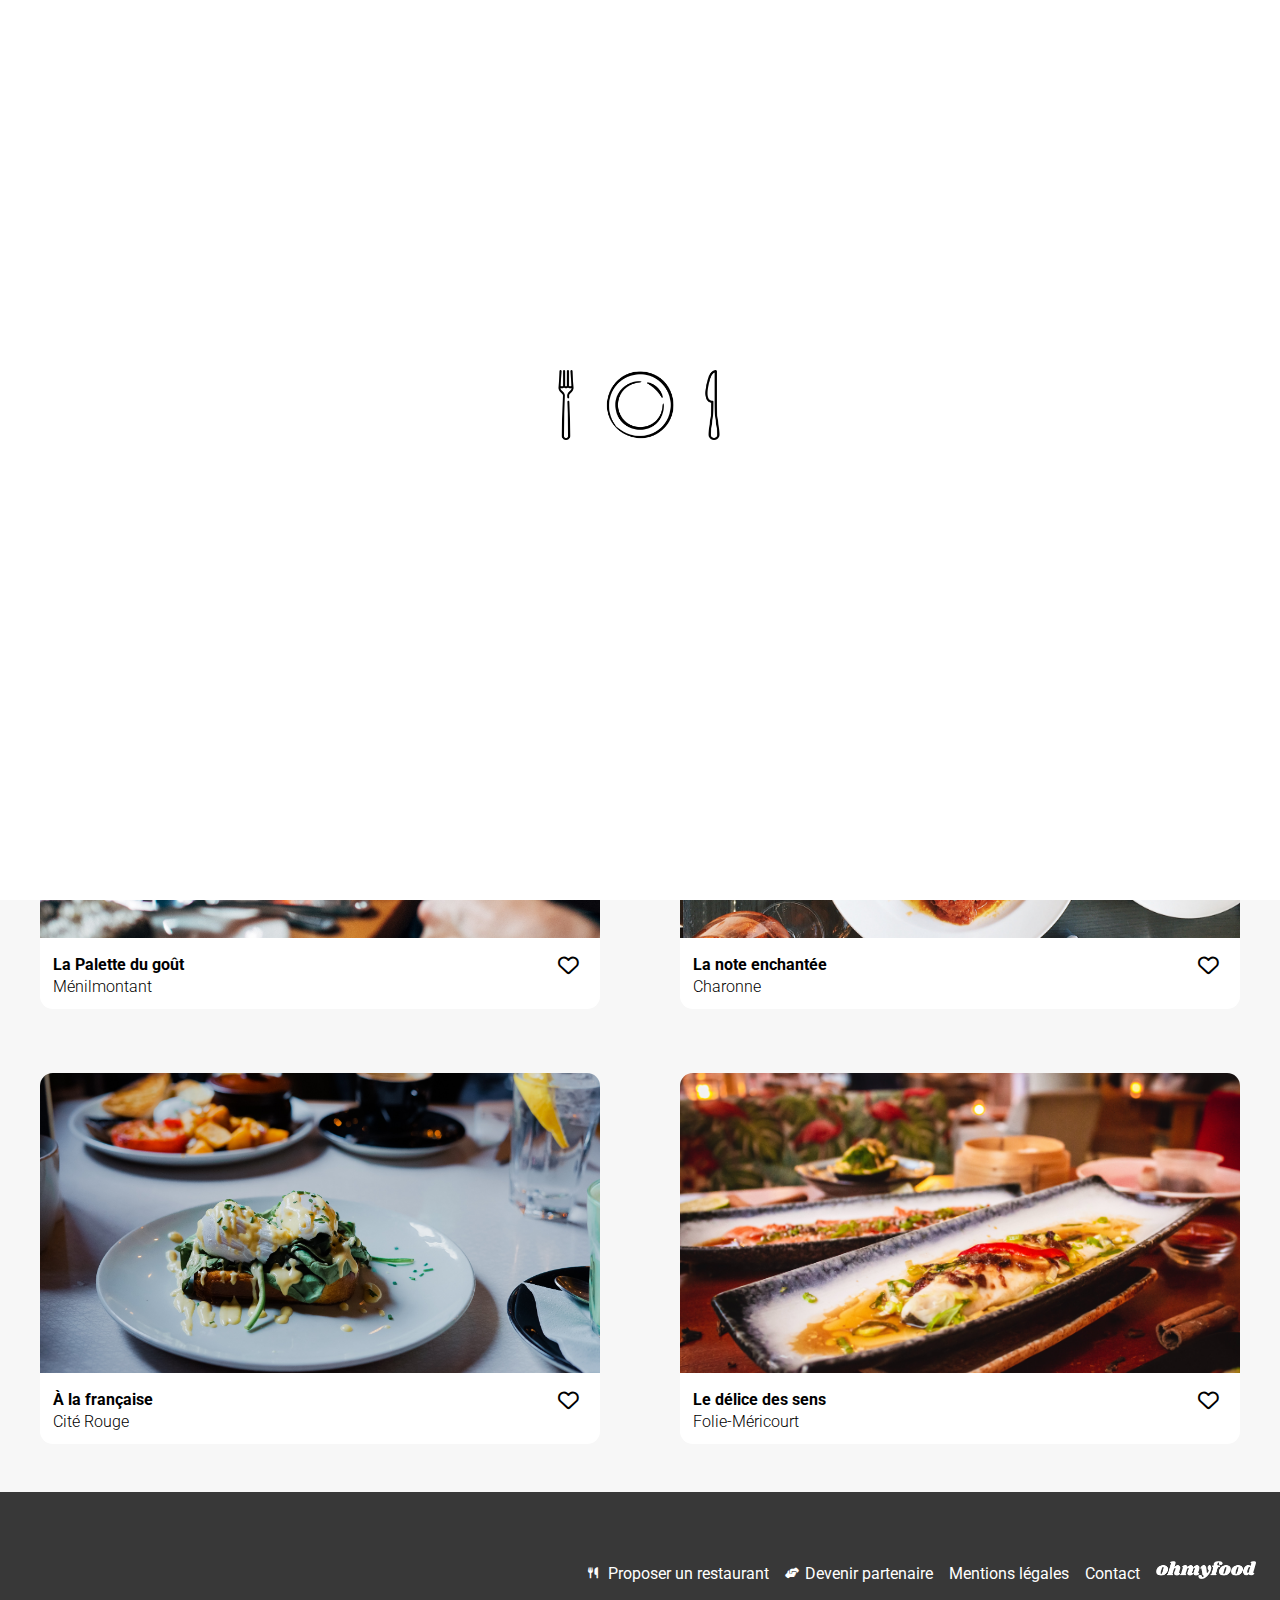
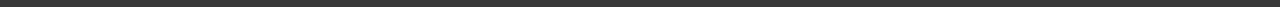
<file: index.html>
<!DOCTYPE html>
<html lang="en">
<head>
    <meta charset="UTF-8">
    <meta name="viewport" content="width=device-width, initial-scale=1.0">
    <link rel="stylesheet" href="assets/css/style.css">
    <link rel="preconnect" href="https://fonts.googleapis.com">
    <link rel="preconnect" href="https://fonts.gstatic.com" crossorigin>
    <link href="https://fonts.googleapis.com/css2?family=Roboto:ital,wght@0,100..900;1,100..900&family=Shrikhand&display=swap" rel="stylesheet">
    <link rel="stylesheet" href="https://cdnjs.cloudflare.com/ajax/libs/font-awesome/6.5.0/css/all.min.css">
    <title>Ohmyfood</title>
</head>
<body>
    <div class="loader">
        <div class="loader__wrapper-1">
                <div>O</div>
                <div>h</div>
                <div>m</div>
                <div>y</div>
                <div>f</div>
                <div>o</div>
                <div>o</div>
                <div>d</div>
        </div>
        <!-- <div class="loader__wrapper-2">     
            <img class="icon1" src="Images_et_textes_Ohmyfood/icon1.png" alt="">
            <img class="icon2" src="Images_et_textes_Ohmyfood/icon2.png" alt="">
            <img class="icon3" src="Images_et_textes_Ohmyfood/icon3.png" alt="">
            <img class="icon4" src="Images_et_textes_Ohmyfood/icon2.png" alt="">
            <img class="icon5" src="Images_et_textes_Ohmyfood/icon1.png" alt="">
        </div> -->
        <div class="loader__wrapper-3">
            <img class="fadeInLeft" src="Images_et_textes_Ohmyfood/fourchette.png" alt="">
            <img class="fadeInDown" src="Images_et_textes_Ohmyfood/plaque.png" alt="">
            <img class="fadeInRight" src="Images_et_textes_Ohmyfood/cuisson.png" alt="">
        </div>
    </div>
    <header class="header">
        <img class="header__logo" src="Images_et_textes_Ohmyfood/images/logo/ohmyfood.png" alt="Ohmyfood Logo">
        <div class="header__search">
            <i class="fa-solid fa-location-dot"></i>
            <label for="header__search-input">
                <input type="text" class="header__search-input" name="header__search-input" id="header__search-input" placeholder="Paris, Belleville">
            </label>
        </div>
    </header>
    <main>
        <section class="intro">
            <h1 class="intro__title">Réservez le menu qui vous convient</h1>
            <p class="intro__text">Découvrez des restaurants d'exeption, sélectionnés par nos soins.</p>
            <button class="intro__button">
                <span class="intro__button-span">Explorer nos restaurants</span>
            </button>
        </section>
        <section class="functioning">
            <h2 class="functioning__title">Fonctionnement</h2>
            <ol class="functioning__list">
                <li class="functioning__item">
                    <span class="functioning__step-number">1</span>
                    <div class="functioning__step">
                        <i class="functioning__icon fa-solid fa-mobile-screen-button"></i>
                        <strong class="functioning__text">Choisissez un restaurant</strong>
                    </div>
                </li>
                <li class="functioning__item">
                    <span class="functioning__step-number">2</span>
                    <div class="functioning__step">
                        <i class="functioning__icon fa-solid fa-list-ul"></i>
                        <strong class="functioning__text">Composez votre menu</strong>
                    </div>
                </li>
                <li class="functioning__item">
                    <span class="functioning__step-number">3</span>
                    <div class="functioning__step">
                        <i class="functioning__icon-purple fa-solid fa-store"></i>
                        <strong class="functioning__text">Dégustez au restaurant</strong>
                    </div>
                </li>
            </ol>
        </section>
        <section class="restaurants">
            <div class="restaurants__grid">
                <h2 class="restaurants__title">Restaurants</h2>
                <a class="restaurants__link" href="assets/menu-pages/menu_la_palette_du_gout.html">
                    <article class="restaurants__item">
                        <div class="restaurants__image-wrapper">
                            <img class="restaurants__image" src="Images_et_textes_Ohmyfood/images/restaurants/jay-wennington-N_Y88TWmGwA-unsplash.jpg" alt="une assiete avec un filet de turbot aux agrumes">
                            <span class="restaurants__sign">Nouveau</span>
                        </div>
                        <div class="restaurants__content">
                            <div class="restaurants__content-wrapper">
                                <h3 class="restaurants__name">La Palette du goût</h3>
                                <p class="restaurants__localisation">Ménilmontant</p>
                            </div>
                            <i class="restaurants__icon fa-regular fa-heart"><img class="restaurants__icon-image" src="Images_et_textes_Ohmyfood/Vector.svg" alt=""></i>    <!-- degradé sur un texte c'est pas compatible avec tout les navigateurs du coup j'ai mis une image -->
                        </div>
                    </article>
                </a>
                <a class="restaurants__link" href="assets/menu-pages/menu_la_note_enchantee.html">
                    <article class="restaurants__item">
                        <div class="restaurants__image-wrapper">
                            <img class="restaurants__image" src="Images_et_textes_Ohmyfood/images/restaurants/stil-u2Lp8tXIcjw-unsplash.jpg" alt="">
                            <span class="restaurants__sign">Nouveau</span>
                        </div>
                        <div class="restaurants__content">
                            <div class="restaurants__content-wrapper">
                                <h3 class="restaurants__name">La note enchantée</h3>
                                <p class="restaurants__localisation">Charonne</p>
                            </div>
                            <i class="restaurants__icon fa-regular fa-heart"><img class="restaurants__icon-image" src="Images_et_textes_Ohmyfood/Vector.svg" alt=""></i>    <!-- suivi les consignes mais une checkbox serait mieux ici -->
                        </div>
                    </article>
                </a>
                <a class="restaurants__link" href="assets/menu-pages/menu_a_la_francaise.html">
                    <article class="restaurants__item">
                        <div class="restaurants__image-wrapper">
                            <img class="restaurants__image" src="Images_et_textes_Ohmyfood/images/restaurants/toa-heftiba-DQKerTsQwi0-unsplash.jpg" alt="">
                        </div>
                        <div class="restaurants__content">
                            <div class="restaurants__content-wrapper">
                                <h3 class="restaurants__name">À la française</h3>
                                <p class="restaurants__localisation">Cité Rouge</p>
                            </div>
                            <i class="restaurants__icon fa-regular fa-heart"><img class="restaurants__icon-image" src="Images_et_textes_Ohmyfood/Vector.svg" alt=""></i>
                        </div>
                    </article>
                </a>
                <a class="restaurants__link" href="assets/menu-pages/menu_le_delice_des_sens.html">
                    <article class="restaurants__item">
                        <div class="restaurants__image-wrapper">
                            <img class="restaurants__image" src="Images_et_textes_Ohmyfood/images/restaurants/louis-hansel-shotsoflouis-qNBGVyOCY8Q-unsplash.jpg" alt="">
                        </div>                
                        <div class="restaurants__content">
                            <div class="restaurants__content-wrapper">
                                <h3 class="restaurants__name">Le délice des sens</h3>
                                <p class="restaurants__localisation">Folie-Méricourt</p>
                            </div>
                            <i class="restaurants__icon fa-regular fa-heart"><img class="restaurants__icon-image" src="Images_et_textes_Ohmyfood/Vector.svg" alt=""></i>
                        </div>
                    </article>
                </a>
            </div>
        </section>
    </main>
    <footer class="footer">
        <a href="index.html"><img class="footer__logo" src="Images_et_textes_Ohmyfood/images/logo/ohmyfood.png" alt="Ohmyfood Logo"></a>
        <nav class="footer__nav">
            <ul class="footer__list">
                <li class="footer__item"><i class="footer__icon fa-solid fa-utensils"></i><a class="footer__link" href="#">Proposer un restaurant</a></li> 
                <li class="footer__item"><i class="footer__icon fa-solid fa-handshake-angle"></i><a class="footer__link" href="#">Devenir partenaire</a></li>
                <li class="footer__item"><a class="footer__link" href="#">Mentions légales</a></li>
                <li class="footer__item"><a class="footer__link" href="mailto:contact@exemple.com">Contact</a></li>
            </ul>
        </nav>
    </footer>
</body>
</html>
</file>
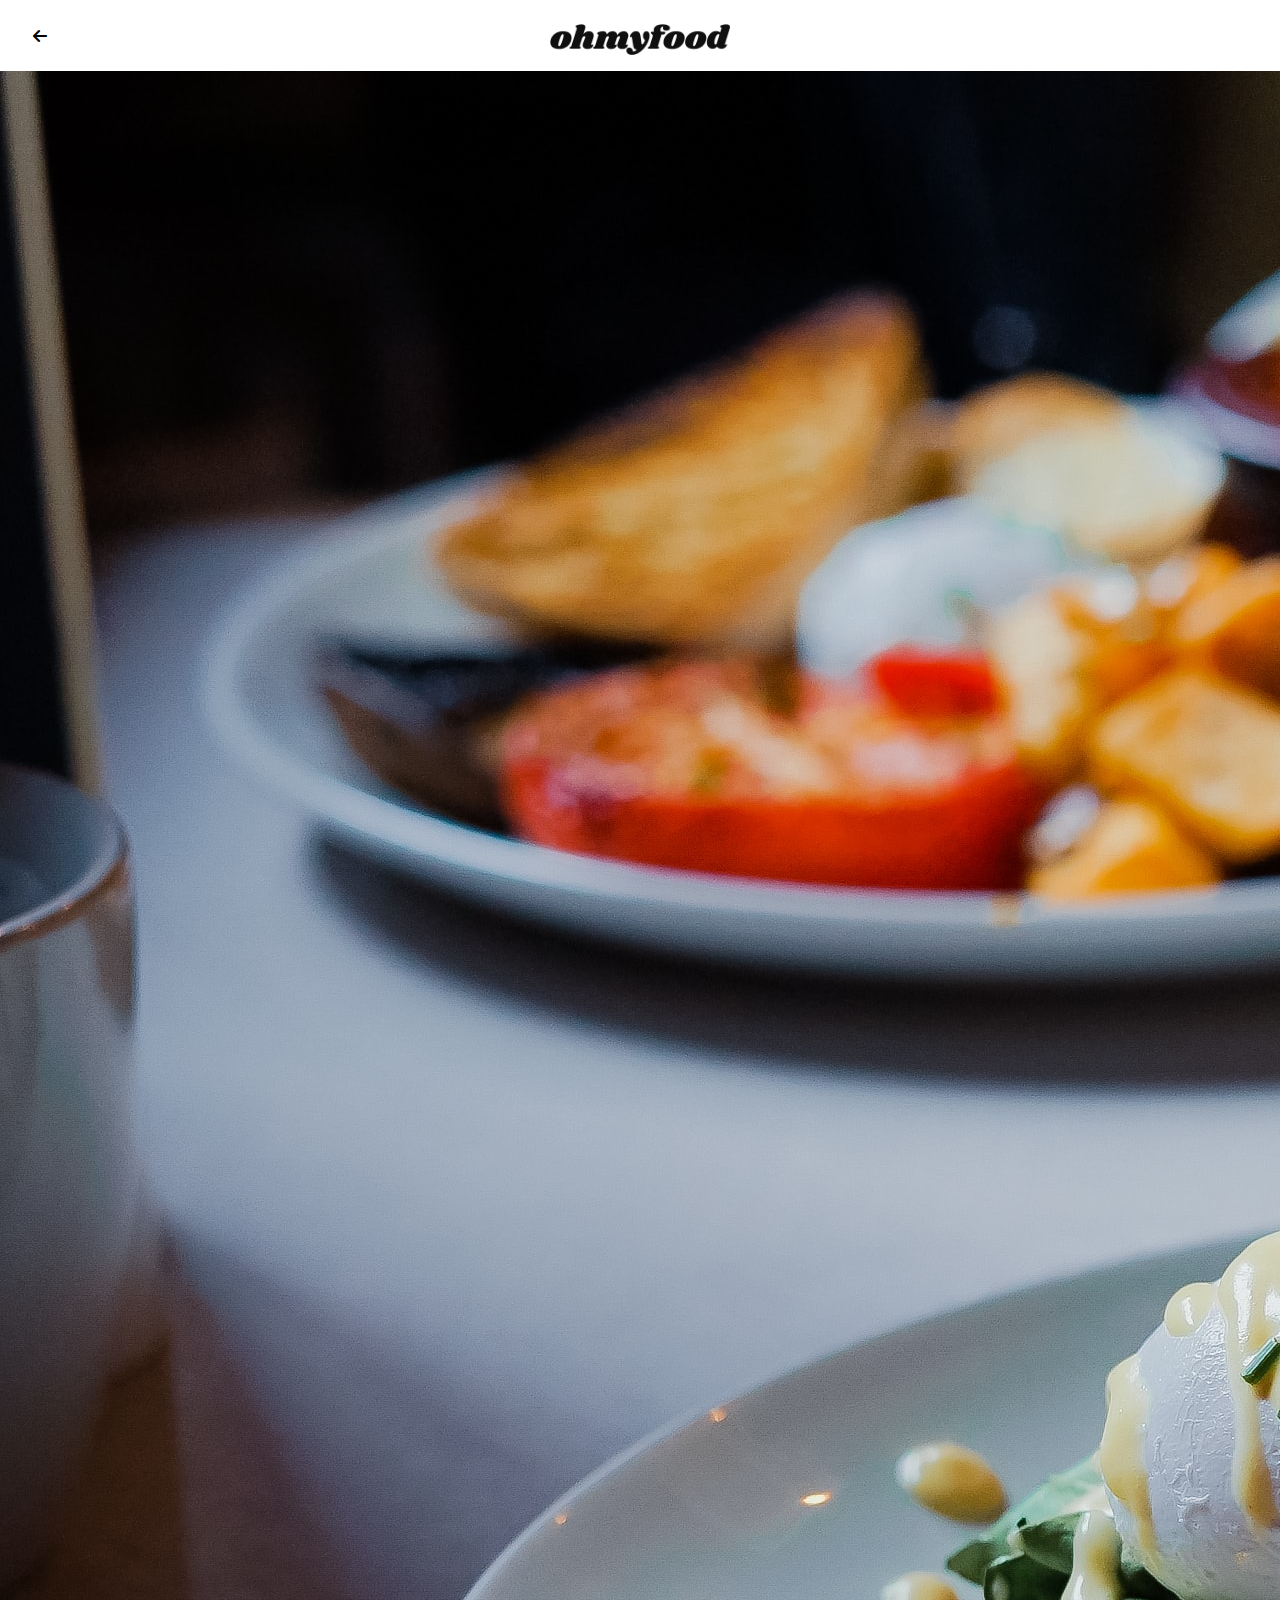
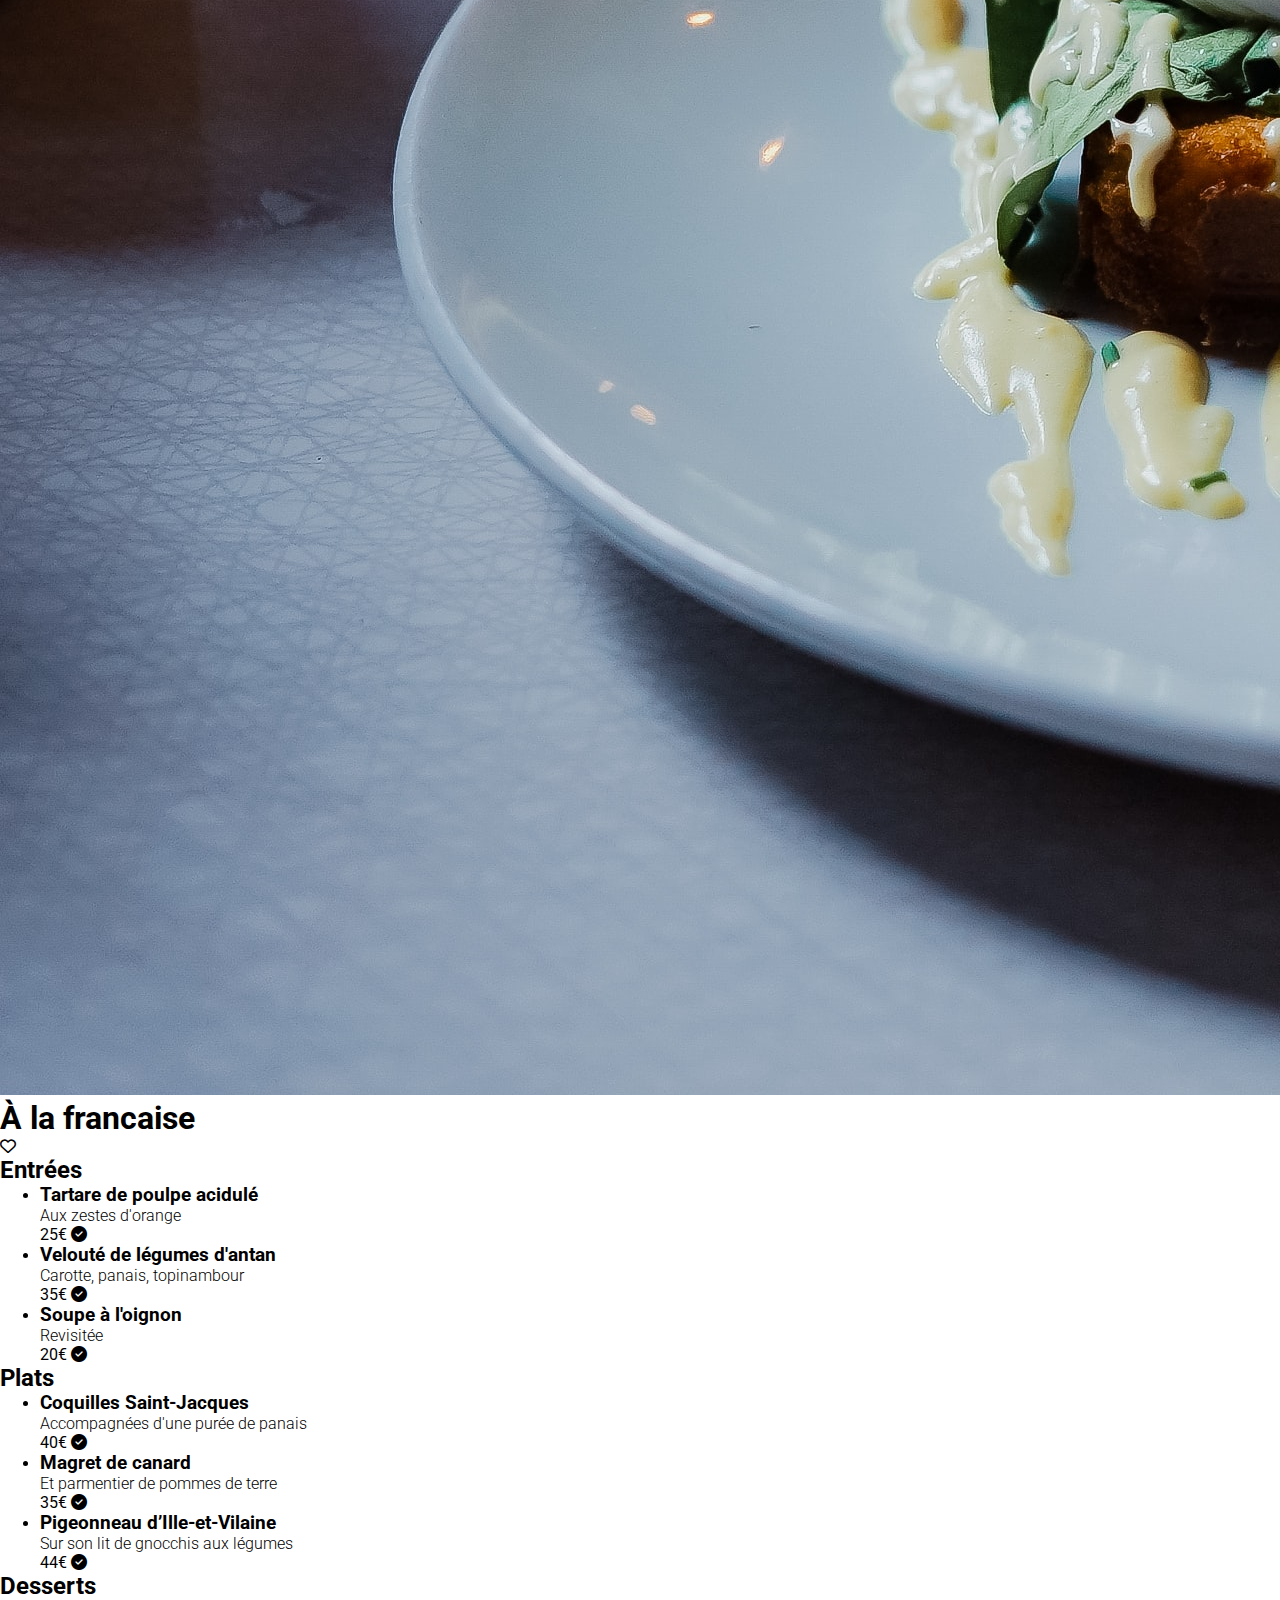
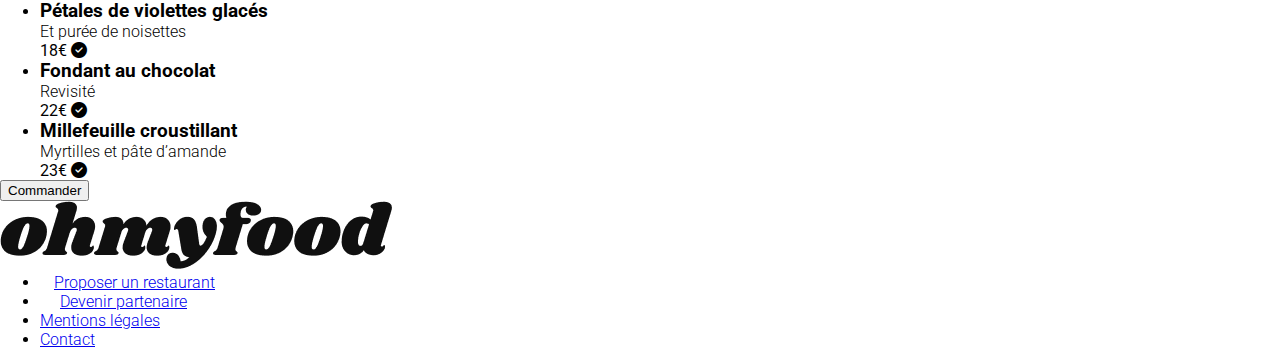
<file: menu_a_la_francaise.html>
<!DOCTYPE html>
<html lang="en">
<head>
    <meta charset="UTF-8">
    <meta name="viewport" content="width=device-width, initial-scale=1.0">
    <link rel="preconnect" href="https://fonts.googleapis.com">
    <link rel="preconnect" href="https://fonts.gstatic.com" crossorigin>
    <link href="https://fonts.googleapis.com/css2?family=Roboto:ital,wght@0,100..900;1,100..900&family=Shrikhand&display=swap" rel="stylesheet">
    <link rel="stylesheet" href="menu-style.css">
    <link rel="stylesheet" href="https://cdnjs.cloudflare.com/ajax/libs/font-awesome/6.5.0/css/all.min.css">
    <title>Menu - À la francaise</title>
</head>
<body>
    <header class="header">
            <a class="header__link" href="index.html"><i class="fa-solid fa-arrow-left" style="color: #000000;"></i></a>
            <img class="header__logo" src="Images_et_textes_Ohmyfood/images/logo/ohmyfood.png" alt="Ohmyfood Logo">
    </header>
    <main>
        <img class="img_intro" src="Images_et_textes_Ohmyfood/images/restaurants/toa-heftiba-DQKerTsQwi0-unsplash.jpg" alt="">
        <div class="background_container">
            <section>
                <div class="section_container_transform">
                    <div class="section_title_container">
                        <h1>À la francaise</h1>
                        <i class="fa-regular fa-heart" style="color: #000000;"></i>
                    </div>
                    <article>
                        <h2>Entrées</h2>
                        <div class="h2_underline"></div>
                            <ul>
                                <li>
                                    <div>
                                        <h3>Tartare de poulpe acidulé</h3>
                                        <p>Aux zestes d'orange</p>
                                    </div>
                                    <strong>25€</strong>
                                    <span>
                                        <i class="fa-solid fa-circle-check"></i>
                                    </span>
                                </li>
                                <li>
                                    <div>
                                        <h3>Velouté de légumes d'antan</h3>
                                        <p>Carotte, panais, topinambour</p>
                                    </div>
                                    <strong>35€</strong>
                                    <span>
                                        <i class="fa-solid fa-circle-check"></i>
                                    </span>
                                </li>
                                <li>
                                    <div>
                                        <h3>Soupe à l'oignon</h3>
                                        <p>Revisitée</p>
                                    </div>
                                    <strong>20€</strong>
                                    <span>
                                        <i class="fa-solid fa-circle-check"></i>
                                    </span>
                                </li>
                            </ul>
                    </article>
                    <article>
                        <h2>Plats</h2>
                        <div class="h2_underline"></div>
                            <ul>
                                <li>
                                    <div>
                                        <h3>Coquilles Saint-Jacques</h3>
                                        <p>Accompagnées d'une purée de panais</p>
                                    </div>
                                    <strong>40€</strong>
                                    <span>
                                        <i class="fa-solid fa-circle-check"></i>
                                    </span>
                                </li>
                                <li>
                                    <div>
                                        <h3>Magret de canard</h3>
                                        <p>Et parmentier de pommes de terre</p>
                                    </div>
                                    <strong>35€</strong>
                                    <span>
                                        <i class="fa-solid fa-circle-check"></i>
                                    </span>
                                </li>
                                <li>
                                    <div>
                                        <h3>Pigeonneau d’Ille-et-Vilaine</h3>
                                        <p>Sur son lit de gnocchis aux légumes</p>
                                    </div>
                                    <strong>44€</strong>
                                    <span>
                                        <i class="fa-solid fa-circle-check"></i>
                                    </span>
                                </li>
                            </ul>
                    </article>
                    <article>
                        <h2>Desserts</h2>
                        <div class="h2_underline"></div>
                            <ul>
                                <li>
                                    <div>
                                        <h3>Pétales de violettes glacés</h3>
                                        <p>Et purée de noisettes</p>
                                    </div>
                                    <strong>18€</strong>
                                    <span>
                                        <i class="fa-solid fa-circle-check"></i>
                                    </span>
                                </li>
                                <li>
                                    <div>
                                        <h3>Fondant au chocolat</h3>
                                        <p>Revisité</p>
                                    </div>
                                    <strong>22€</strong>
                                    <span>
                                        <i class="fa-solid fa-circle-check"></i>
                                    </span>
                                </li>
                                <li>
                                    <div>
                                        <h3>Millefeuille croustillant</h3>
                                        <p>Myrtilles et pâte d’amande</p>
                                    </div>
                                    <strong>23€</strong>
                                    <span>
                                        <i class="fa-solid fa-circle-check"></i>
                                    </span>
                                </li>
                            </ul>
                    </article>
                    <div class="command_button_container">
                        <button><span class="button_span">Commander</span></button>
                    </div>
                </div>
            </section>
        </div>
    </main>
    <footer>
        <img src="Images_et_textes_Ohmyfood/images/logo/ohmyfood.png" alt="Ohmyfood Logo">
        <nav>
            <ul>
                <li><i class="fa-solid fa-utensils" style="color: #ffffff;"></i><a href="#">Proposer un restaurant</a></li> 
                <li><i class="fa-solid fa-handshake-angle" style="color: #ffffff;"></i><a href="#">Devenir partenaire</a></li>
                <li><a href="#">Mentions légales</a></li>
                <li><a href="#">Contact</a></li>
            </ul>
        </nav>
    </footer>
</body>
</html>
</file>
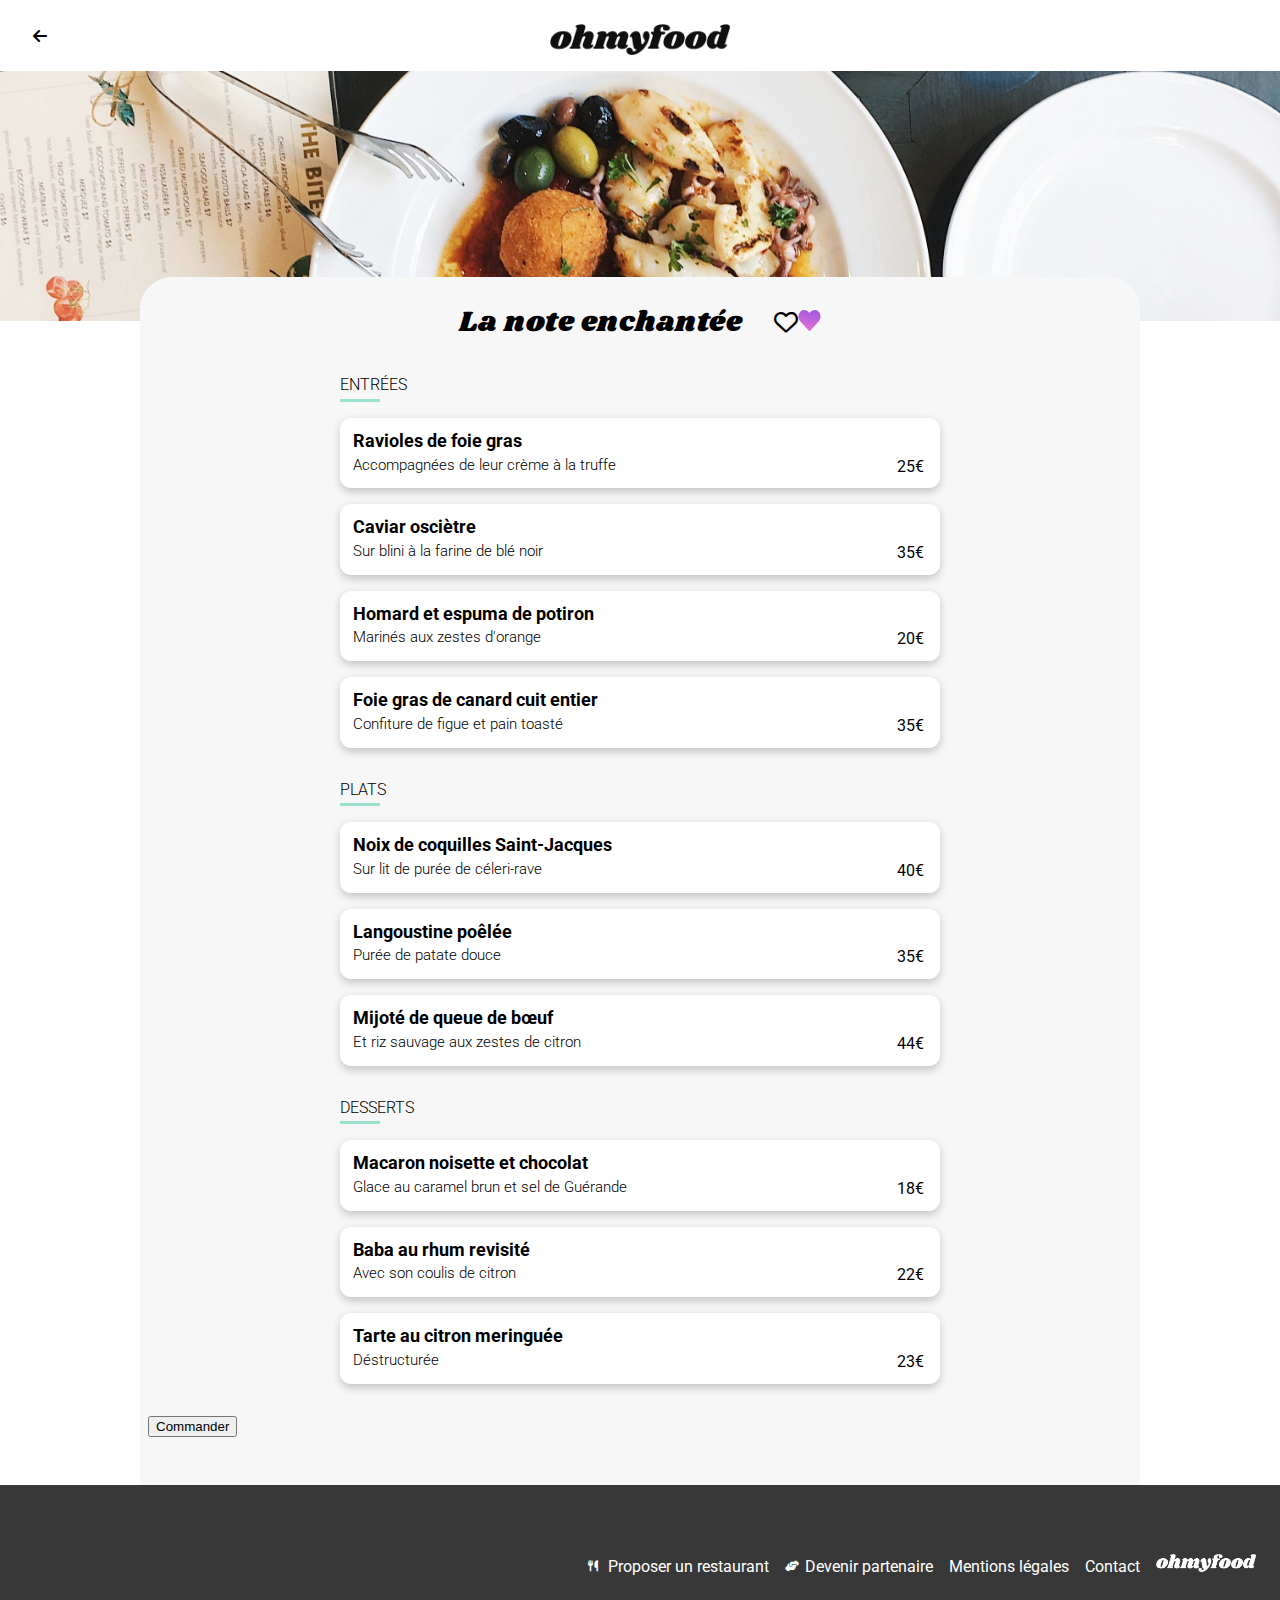
<file: menu_la_note_enchantee.html>
<!DOCTYPE html>
<html lang="en">
<head>
    <meta charset="UTF-8">
    <meta name="viewport" content="width=device-width, initial-scale=1.0">
    <link rel="preconnect" href="https://fonts.googleapis.com">
    <link rel="preconnect" href="https://fonts.gstatic.com" crossorigin>
    <link href="https://fonts.googleapis.com/css2?family=Roboto:ital,wght@0,100..900;1,100..900&family=Shrikhand&display=swap" rel="stylesheet">
    <link rel="stylesheet" href="menu-style.css">
    <link rel="stylesheet" href="https://cdnjs.cloudflare.com/ajax/libs/font-awesome/6.5.0/css/all.min.css">
    <title>Menu - La note enchantée</title>
</head>
<body>
    <header class="header">
            <a class="header__link" href="index.html"><i class="fa-solid fa-arrow-left" style="color: #000000;"></i></a>
            <img class="header__logo" src="Images_et_textes_Ohmyfood/images/logo/ohmyfood.png" alt="Ohmyfood Logo">
    </header>
    <main class="main">
        <img class="main__image" src="Images_et_textes_Ohmyfood/images/restaurants/stil-u2Lp8tXIcjw-unsplash.jpg" alt="">
        <div class="main__background-wrapper">
            <section class="section">
                    <div class="section__title-wrapper">
                        <h1 class="section__title">La note enchantée</h1>
                        <i class="section__title-icon fa-regular fa-heart"><img src="Images_et_textes_Ohmyfood/Vector.svg" alt=""></i>
                    </div>
                    <article class="article entrees">
                        <h2 class="article__title">Entrées</h2>
                        <div class="article__title-underline"></div>
                            <ul class="article__list">
                                <li class="article__item">
                                    <div class="article__content-wrapper">
                                        <h3 class="article__content-title">Ravioles de foie gras</h3>
                                        <p class="article__content-text">Accompagnées de leur crème à la truffe</p>
                                    </div>
                                    <strong class="article__price">25€</strong>
                                    <span class="article__span">
                                        <i class="article__span-icon fa-solid fa-circle-check"></i>
                                    </span>
                                </li>
                                <li class="article__item">
                                    <div class="article__content-wrapper">
                                        <h3 class="article__content-title">Caviar osciètre</h3>
                                        <p class="article__content-text">Sur blini à la farine de blé noir</p>
                                    </div>
                                    <strong class="article__price">35€</strong>
                                    <span class="article__span">
                                        <i class="article__span-icon fa-solid fa-circle-check"></i>
                                    </span>
                                </li>
                                <li class="article__item">
                                    <div class="article__content-wrapper">
                                        <h3 class="article__content-title">Homard et espuma de potiron</h3>
                                        <p class="article__content-text">Marinés aux zestes d'orange</p>
                                    </div>
                                    <strong class="article__price">20€</strong>
                                    <span class="article__span">
                                        <i class="article__span-icon fa-solid fa-circle-check"></i>
                                    </span>
                                </li>
                                <li class="article__item">
                                    <div class="article__content-wrapper">
                                        <h3 class="article__content-title">Foie gras de canard cuit entier</h3>
                                        <p class="article__content-text">Confiture de figue et pain toasté</p>
                                    </div>
                                    <strong class="article__price">35€</strong>
                                    <span class="article__span">
                                        <i class="article__span-icon fa-solid fa-circle-check"></i>
                                    </span>
                                </li>
                            </ul>
                    </article>
                    <article class="article plats">
                        <h2 class="article__title">Plats</h2>
                        <div class="article__title-underline"></div>
                            <ul class="article__list">
                                <li class="article__item">
                                    <div class="article__content-wrapper">
                                        <h3 class="article__content-title">Noix de coquilles Saint-Jacques</h3>
                                        <p class="article__content-text">Sur lit de purée de céleri-rave</p>
                                    </div>
                                    <strong class="article__price">40€</strong>
                                    <span class="article__span">
                                        <i class="article__span-icon fa-solid fa-circle-check"></i>
                                    </span>
                                </li>
                                <li class="article__item">
                                    <div class="article__content-wrapper">
                                        <h3 class="article__content-title">Langoustine poêlée</h3>
                                        <p class="article__content-text">Purée de patate douce</p>
                                    </div>
                                    <strong class="article__price">35€</strong>
                                    <span class="article__span">
                                        <i class="article__span-icon fa-solid fa-circle-check"></i>
                                    </span>
                                </li>
                                <li class="article__item">
                                    <div class="article__content-wrapper">
                                        <h3 class="article__content-title">Mijoté de queue de bœuf</h3>
                                        <p class="article__content-text">Et riz sauvage aux zestes de citron</p>
                                    </div>
                                    <strong class="article__price">44€</strong>
                                    <span class="article__span">
                                        <i class="article__span-icon fa-solid fa-circle-check"></i>
                                    </span>
                                </li>
                            </ul>
                    </article>
                    <article class="article desserts">
                        <h2 class="article__title">Desserts</h2>
                        <div class="article__title-underline"></div>
                            <ul class="article__list">
                                <li class="article__item">
                                    <div class="article__content-wrapper">
                                        <h3 class="article__content-title">Macaron noisette et chocolat</h3>
                                        <p class="article__content-text">Glace au caramel brun et sel de Guérande</p>
                                    </div>
                                    <strong class="article__price">18€</strong>
                                    <span class="article__span">
                                        <i class="article__span-icon fa-solid fa-circle-check"></i>
                                    </span>
                                </li>
                                <li class="article__item">
                                    <div class="article__content-wrapper">
                                        <h3 class="article__content-title">Baba au rhum revisité</h3>
                                        <p class="article__content-text">Avec son coulis de citron</p>
                                    </div>
                                    <strong class="article__price">22€</strong>
                                    <span class="article__span">
                                        <i class="article__span-icon fa-solid fa-circle-check"></i>
                                    </span>
                                </li>
                                <li class="article__item">
                                    <div class="article__content-wrapper">
                                        <h3 class="article__content-title">Tarte au citron meringuée</h3>
                                        <p class="article__content-text">Déstructurée</p>
                                    </div>
                                    <strong class="article__price">23€</strong>
                                    <span class="article__span">
                                        <i class="article__span-icon fa-solid fa-circle-check"></i>
                                    </span>
                                </li>
                            </ul>
                    </article>
                    <div class="command__button-wrapper">
                        <button class="command__button"><span class="command__button-span">Commander</span></button>
                    </div>
            </section>
        </div>
    </main>
    <footer class="footer">
        <a href="index.html"><img class="footer__logo" src="Images_et_textes_Ohmyfood/images/logo/ohmyfood.png" alt="Ohmyfood Logo"></a>
        <nav class="footer__nav">
            <ul class="footer__list">
                <li class="footer__item"><i class="footer__icon fa-solid fa-utensils"></i><a class="footer__link" href="#">Proposer un restaurant</a></li> 
                <li class="footer__item"><i class="footer__icon fa-solid fa-handshake-angle"></i><a class="footer__link" href="#">Devenir partenaire</a></li>
                <li class="footer__item"><a class="footer__link" href="#">Mentions légales</a></li>
                <li class="footer__item"><a class="footer__link" href="#">Contact</a></li>
            </ul>
        </nav>
    </footer>
</body>
</html>
</file>
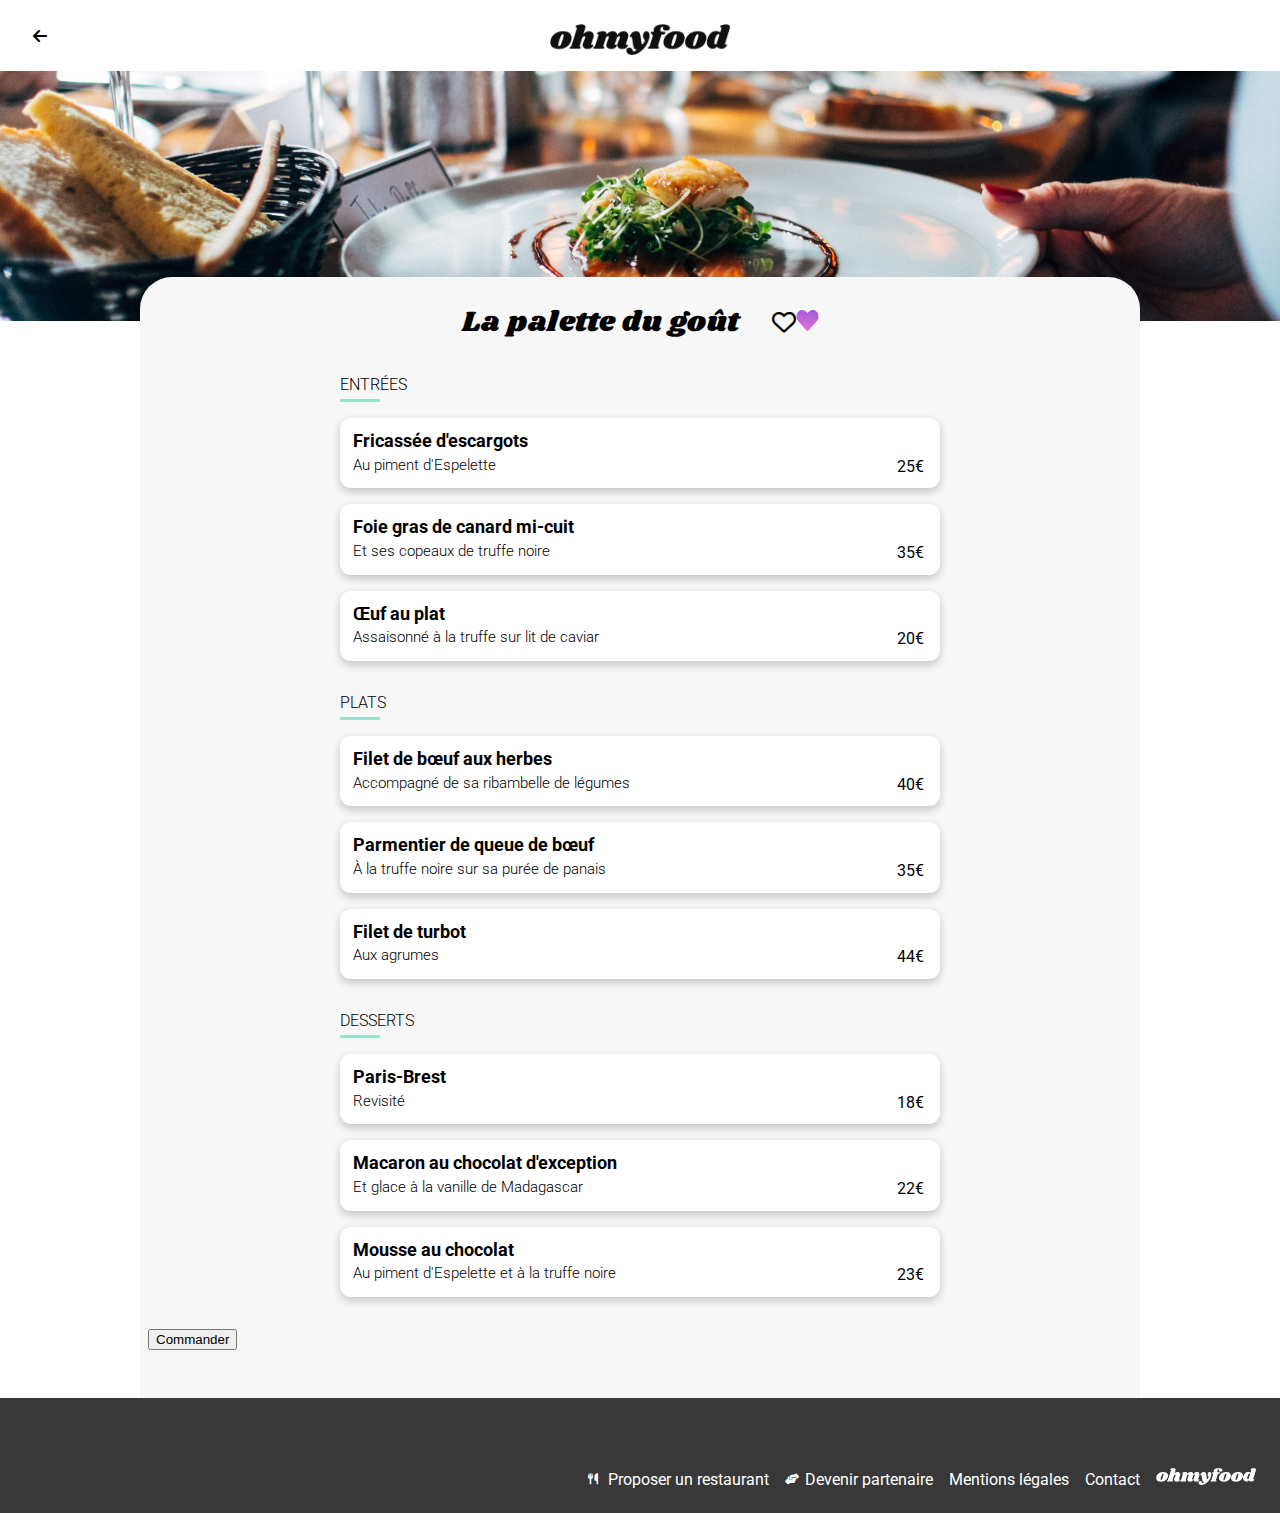
<file: menu_la_palette_du_gout.html>
<!DOCTYPE html>
<html lang="en">
<head>
    <meta charset="UTF-8">
    <meta name="viewport" content="width=device-width, initial-scale=1.0">
    <link rel="preconnect" href="https://fonts.googleapis.com">
    <link rel="preconnect" href="https://fonts.gstatic.com" crossorigin>
    <link href="https://fonts.googleapis.com/css2?family=Roboto:ital,wght@0,100..900;1,100..900&family=Shrikhand&display=swap" rel="stylesheet">
    <link rel="stylesheet" href="menu-style.css">
    <link rel="stylesheet" href="https://cdnjs.cloudflare.com/ajax/libs/font-awesome/6.5.0/css/all.min.css">
    <title>Menu - La palette du goût</title>
</head>
<body>
    <header class="header">
            <a class="header__link" href="index.html"><i class="fa-solid fa-arrow-left" style="color: #000000;"></i></a>
            <img class="header__logo" src="Images_et_textes_Ohmyfood/images/logo/ohmyfood.png" alt="Ohmyfood Logo">
    </header>
    <main class="main">
        <img class="main__image" src="Images_et_textes_Ohmyfood/images/restaurants/jay-wennington-N_Y88TWmGwA-unsplash.jpg" alt="">
        <div class="main__background-wrapper">
            <section class="section">
                    <div class="section__title-wrapper">
                        <h1 class="section__title">La palette du goût</h1>
                        <i class="section__title-icon fa-regular fa-heart"><img src="Images_et_textes_Ohmyfood/Vector.svg" alt=""></i>
                    </div>
                    <article class="article entrees">
                        <h2 class="article__title">Entrées</h2>
                        <div class="article__title-underline"></div>
                            <ul class="article__list">
                                <li class="article__item">
                                    <div class="article__content-wrapper">
                                        <h3 class="article__content-title">Fricassée d'escargots</h3>
                                        <p class="article__content-text">Au piment d'Espelette</p>
                                    </div>
                                    <strong class="article__price">25€</strong>
                                    <span class="article__span">
                                        <i class="article__span-icon fa-solid fa-circle-check"></i>
                                    </span>
                                </li>
                                <li class="article__item">
                                    <div class="article__content-wrapper">
                                        <h3 class="article__content-title">Foie gras de canard mi-cuit</h3>
                                        <p class="article__content-text">Et ses copeaux de truffe noire</p>
                                    </div>
                                    <strong class="article__price">35€</strong>
                                    <span class="article__span">
                                        <i class="article__span-icon fa-solid fa-circle-check"></i>
                                    </span>
                                </li>
                                <li class="article__item">
                                    <div class="article__content-wrapper">
                                        <h3 class="article__content-title">Œuf au plat</h3>
                                        <p class="article__content-text">Assaisonné à la truffe sur lit de caviar</p>
                                    </div>
                                    <strong class="article__price">20€</strong>
                                    <span class="article__span">
                                        <i class="article__span-icon fa-solid fa-circle-check"></i>
                                    </span>
                                </li>
                            </ul>
                    </article>
                    <article class="article plats">
                        <h2 class="article__title">Plats</h2>
                        <div class="article__title-underline"></div>
                            <ul class="article__list">
                                <li class="article__item">
                                    <div class="article__content-wrapper">
                                        <h3 class="article__content-title">Filet de bœuf aux herbes</h3>
                                        <p class="article__content-text">Accompagné de sa ribambelle de légumes</p>
                                    </div>
                                    <strong class="article__price">40€</strong>
                                    <span class="article__span">
                                        <i class="article__span-icon fa-solid fa-circle-check"></i>
                                    </span>
                                </li>
                                <li class="article__item">
                                    <div class="article__content-wrapper">
                                        <h3 class="article__content-title">Parmentier de queue de bœuf</h3>
                                        <p class="article__content-text">À la truffe noire sur sa purée de panais</p>
                                    </div>
                                    <strong class="article__price">35€</strong>
                                    <span class="article__span">
                                        <i class="article__span-icon fa-solid fa-circle-check"></i>
                                    </span>
                                </li>
                                <li class="article__item">
                                    <div class="article__content-wrapper">
                                        <h3 class="article__content-title">Filet de turbot</h3>
                                        <p class="article__content-text">Aux agrumes</p>
                                    </div>
                                    <strong class="article__price">44€</strong>
                                    <span class="article__span">
                                        <i class="article__span-icon fa-solid fa-circle-check"></i>
                                    </span>
                                </li>
                            </ul>
                    </article>
                    <article class="article desserts">
                        <h2 class="article__title">Desserts</h2>
                        <div class="article__title-underline"></div>
                            <ul class="article__list">
                                <li class="article__item">
                                    <div class="article__content-wrapper">
                                        <h3 class="article__content-title">Paris-Brest</h3>
                                        <p class="article__content-text">Revisité</p>
                                    </div>
                                    <strong class="article__price">18€</strong>
                                    <span class="article__span">
                                        <i class="article__span-icon fa-solid fa-circle-check"></i>
                                    </span>
                                </li>
                                <li class="article__item">
                                    <div class="article__content-wrapper">
                                        <h3 class="article__content-title">Macaron au chocolat d'exception</h3>
                                        <p class="article__content-text">Et glace à la vanille de Madagascar</p>
                                    </div>
                                    <strong class="article__price">22€</strong>
                                    <span class="article__span">
                                        <i class="article__span-icon fa-solid fa-circle-check"></i>
                                    </span>
                                </li>
                                <li class="article__item">
                                    <div class="article__content-wrapper">
                                        <h3 class="article__content-title">Mousse au chocolat</h3>
                                        <p class="article__content-text">Au piment d'Espelette et à la truffe noire</p>
                                    </div>
                                    <strong class="article__price">23€</strong>
                                    <span class="article__span">
                                        <i class="article__span-icon fa-solid fa-circle-check"></i>
                                    </span>
                                </li>
                            </ul>
                    </article>
                    <div class="command__button-wrapper">
                        <button class="command__button"><span class="command__button-span">Commander</span></button>
                    </div>
            </section>
        </div>
    </main>
    <footer class="footer">
        <a href="index.html"><img class="footer__logo" src="Images_et_textes_Ohmyfood/images/logo/ohmyfood.png" alt="Ohmyfood Logo"></a>
        <nav class="footer__nav">
            <ul class="footer__list">
                <li class="footer__item"><i class="footer__icon fa-solid fa-utensils"></i><a class="footer__link" href="#">Proposer un restaurant</a></li> 
                <li class="footer__item"><i class="footer__icon fa-solid fa-handshake-angle"></i><a class="footer__link" href="#">Devenir partenaire</a></li>
                <li class="footer__item"><a class="footer__link" href="#">Mentions légales</a></li>
                <li class="footer__item"><a class="footer__link" href="#">Contact</a></li>
            </ul>
        </nav>
    </footer>
</body>
</html>
</file>
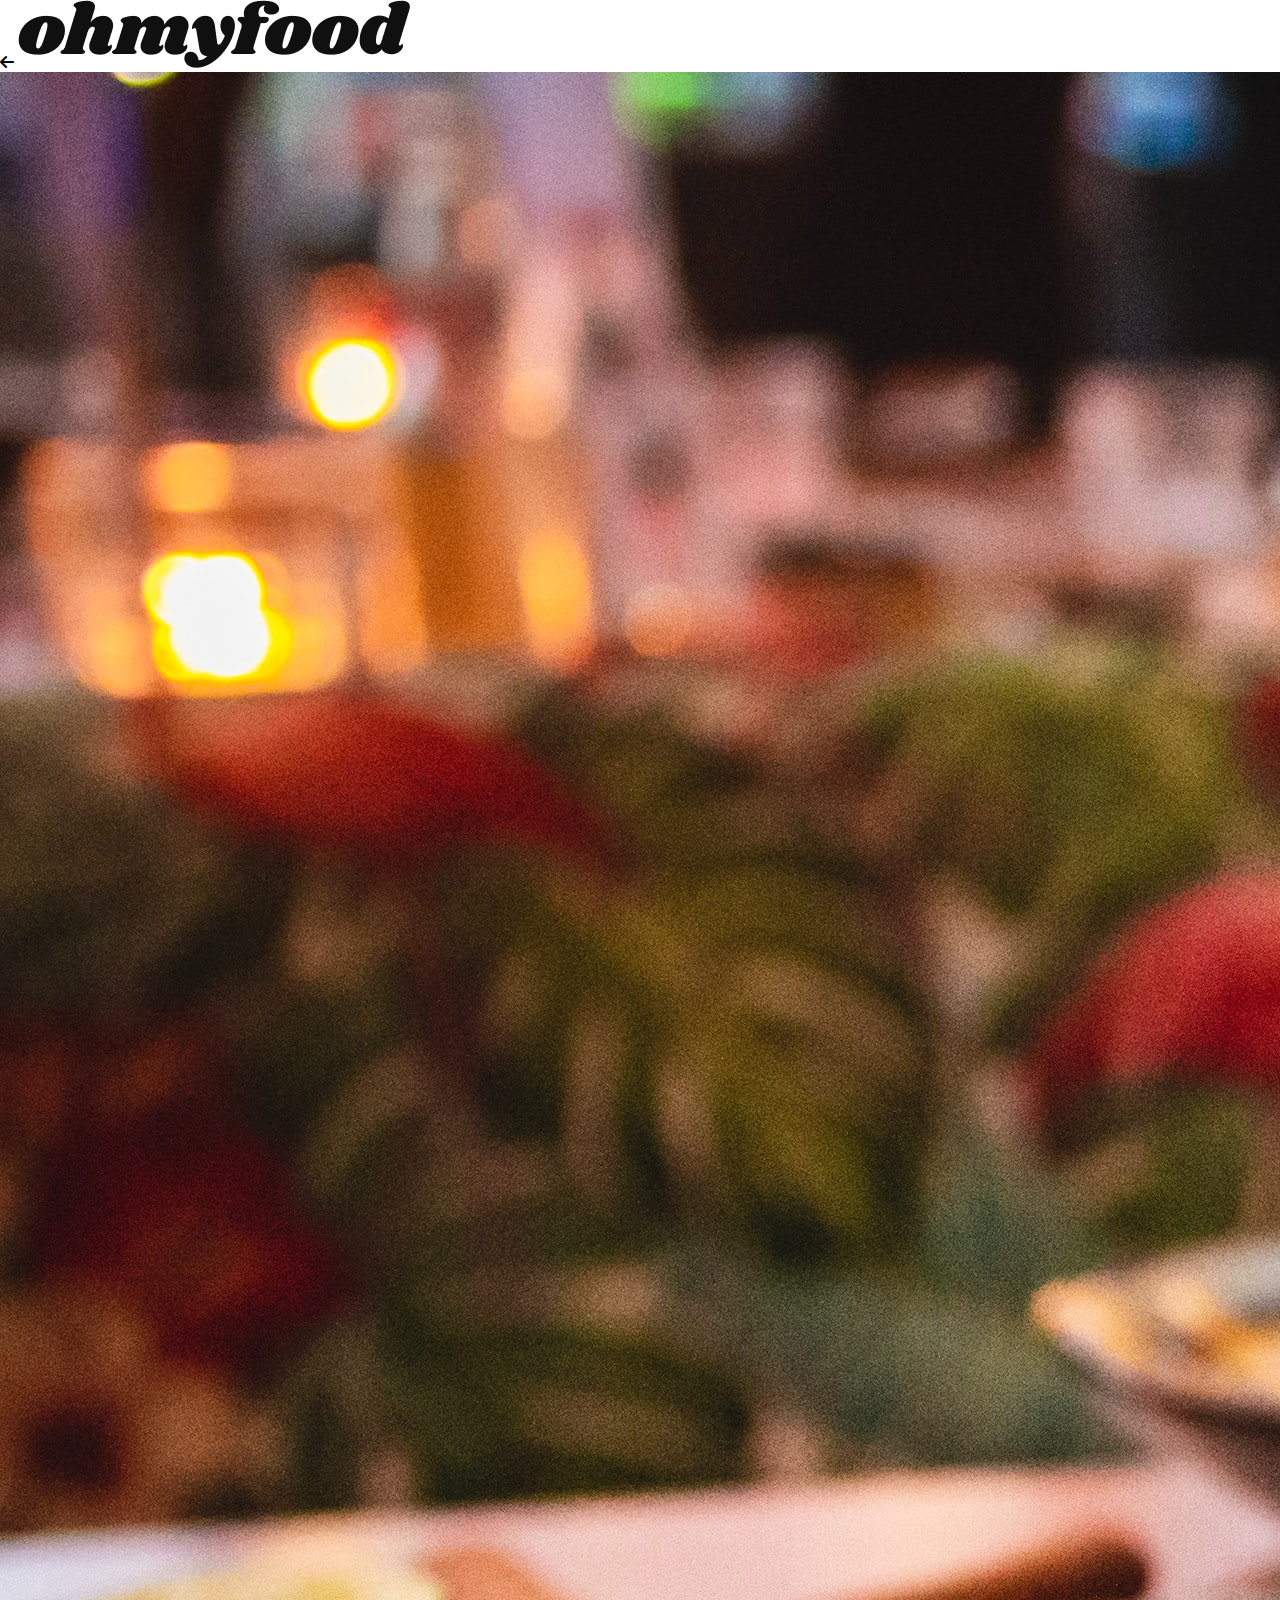
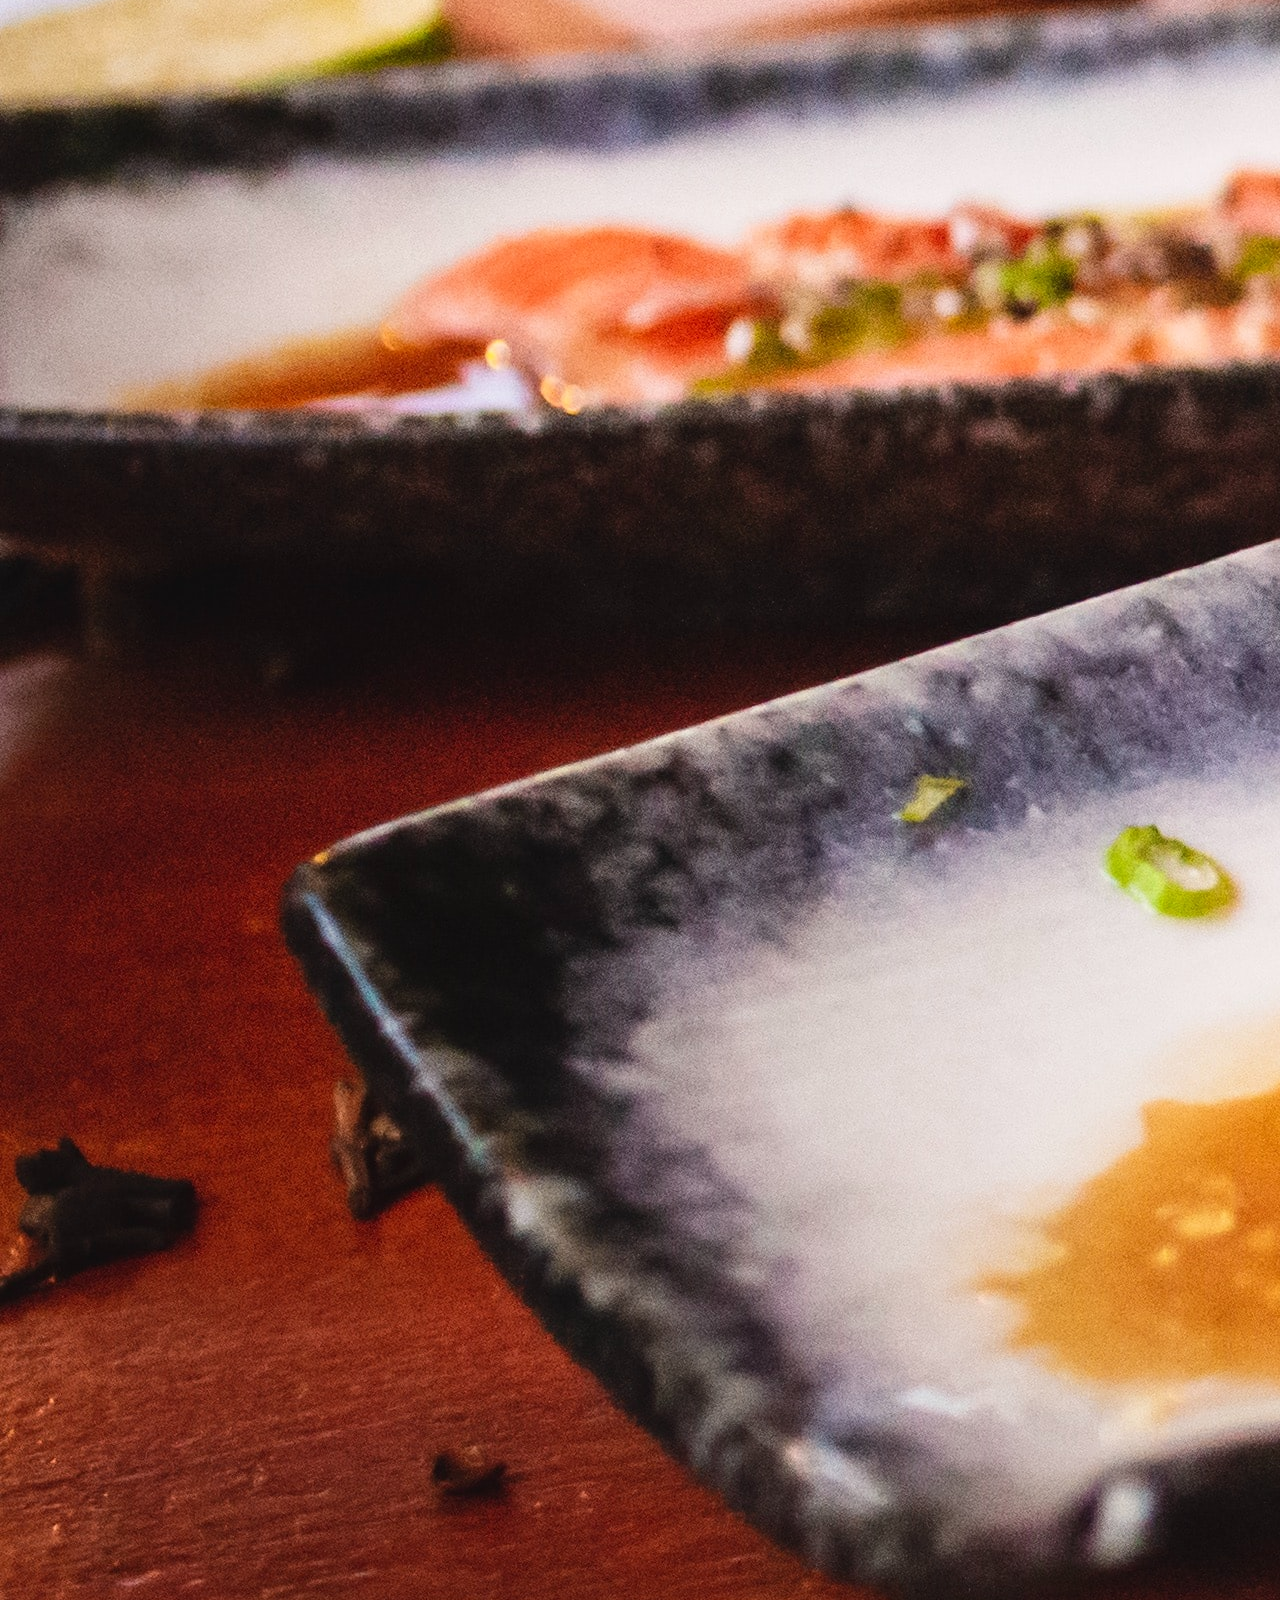
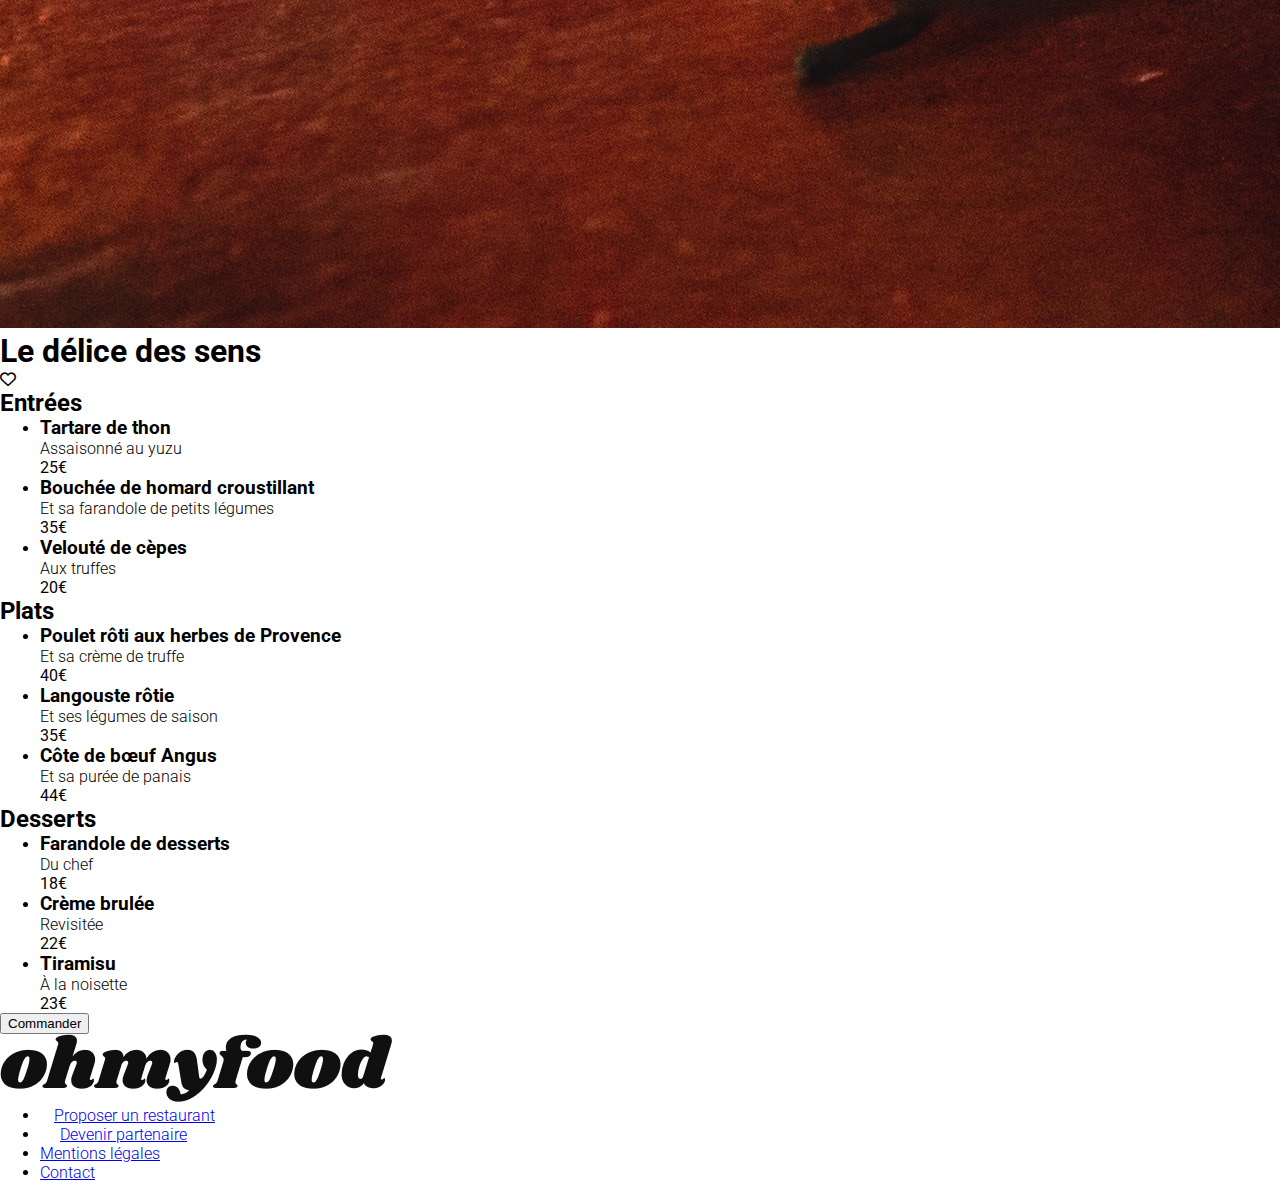
<file: menu_le_delice_des_sens.html>
<!DOCTYPE html>
<html lang="en">
<head>
    <meta charset="UTF-8">
    <meta name="viewport" content="width=device-width, initial-scale=1.0">
    <link rel="preconnect" href="https://fonts.googleapis.com">
    <link rel="preconnect" href="https://fonts.gstatic.com" crossorigin>
    <link href="https://fonts.googleapis.com/css2?family=Roboto:ital,wght@0,100..900;1,100..900&family=Shrikhand&display=swap" rel="stylesheet">
    <link rel="stylesheet" href="menu-style.css">
    <link rel="stylesheet" href="https://cdnjs.cloudflare.com/ajax/libs/font-awesome/6.5.0/css/all.min.css">
    <title>Menu - Le délice des sens</title>
</head>
<body>
    <header>
            <a href="index.html"><i class="fa-solid fa-arrow-left" style="color: #000000;"></i></a>
            <img src="Images_et_textes_Ohmyfood/images/logo/ohmyfood.png" alt="Ohmyfood Logo">
    </header>
    <main>
        <img class="img_intro" src="Images_et_textes_Ohmyfood/images/restaurants/louis-hansel-shotsoflouis-qNBGVyOCY8Q-unsplash.jpg" alt="">
        <div class="background_container">
            <section>
                <div class="section_container_transform">
                    <div class="section_title_container">
                        <h1>Le délice des sens</h1>
                        <i class="fa-regular fa-heart" style="color: #000000;"></i>
                    </div>
                    <article>
                        <h2>Entrées</h2>
                        <div class="h2_underline"></div>
                            <ul>
                                <li>
                                    <div>
                                        <h3>Tartare de thon</h3>
                                        <p>Assaisonné au yuzu</p>
                                    </div>
                                    <strong>25€</strong>
                                </li>
                                <li>
                                    <div>
                                        <h3>Bouchée de homard croustillant</h3>
                                        <p>Et sa farandole de petits légumes</p>
                                    </div>
                                    <strong>35€</strong>
                                </li>
                                <li>
                                    <div>
                                        <h3>Velouté de cèpes</h3>
                                        <p>Aux truffes</p>
                                    </div>
                                    <strong>20€</strong>
                                </li>
                            </ul>
                    </article>
                    <article>
                        <h2>Plats</h2>
                        <div class="h2_underline"></div>
                            <ul>
                                <li>
                                    <div>
                                        <h3>Poulet rôti aux herbes de Provence</h3>
                                        <p>Et sa crème de truffe</p>
                                    </div>
                                    <strong>40€</strong>
                                </li>
                                <li>
                                    <div>
                                        <h3>Langouste rôtie</h3>
                                        <p>Et ses légumes de saison</p>
                                    </div>
                                    <strong>35€</strong>
                                </li>
                                <li>
                                    <div>
                                        <h3>Côte de bœuf Angus</h3>
                                        <p>Et sa purée de panais</p>
                                    </div>
                                    <strong>44€</strong>
                                </li>
                            </ul>
                    </article>
                    <article>
                        <h2>Desserts</h2>
                        <div class="h2_underline"></div>
                            <ul>
                                <li>
                                    <div>
                                        <h3>Farandole de desserts</h3>
                                        <p>Du chef</p>
                                    </div>
                                    <strong>18€</strong>
                                </li>
                                <li>
                                    <div>
                                        <h3>Crème brulée</h3>
                                        <p>Revisitée</p>
                                    </div>
                                    <strong>22€</strong>
                                </li>
                                <li>
                                    <div>
                                        <h3>Tiramisu</h3>
                                        <p>À la noisette</p>
                                    </div>
                                    <strong>23€</strong>
                                </li>
                            </ul>
                    </article>
                    <div class="command_button_container">
                        <button><span class="button_span">Commander</span></button>
                    </div>
                </div>
            </section>
        </div>
    </main>
    <footer>
        <img src="Images_et_textes_Ohmyfood/images/logo/ohmyfood.png" alt="Ohmyfood Logo">
        <nav>
            <ul>
                <li><i class="fa-solid fa-utensils" style="color: #ffffff;"></i><a href="#">Proposer un restaurant</a></li> 
                <li><i class="fa-solid fa-handshake-angle" style="color: #ffffff;"></i><a href="#">Devenir partenaire</a></li>
                <li><a href="#">Mentions légales</a></li>
                <li><a href="#">Contact</a></li>
            </ul>
        </nav>
    </footer>
</body>
</html>
</file>
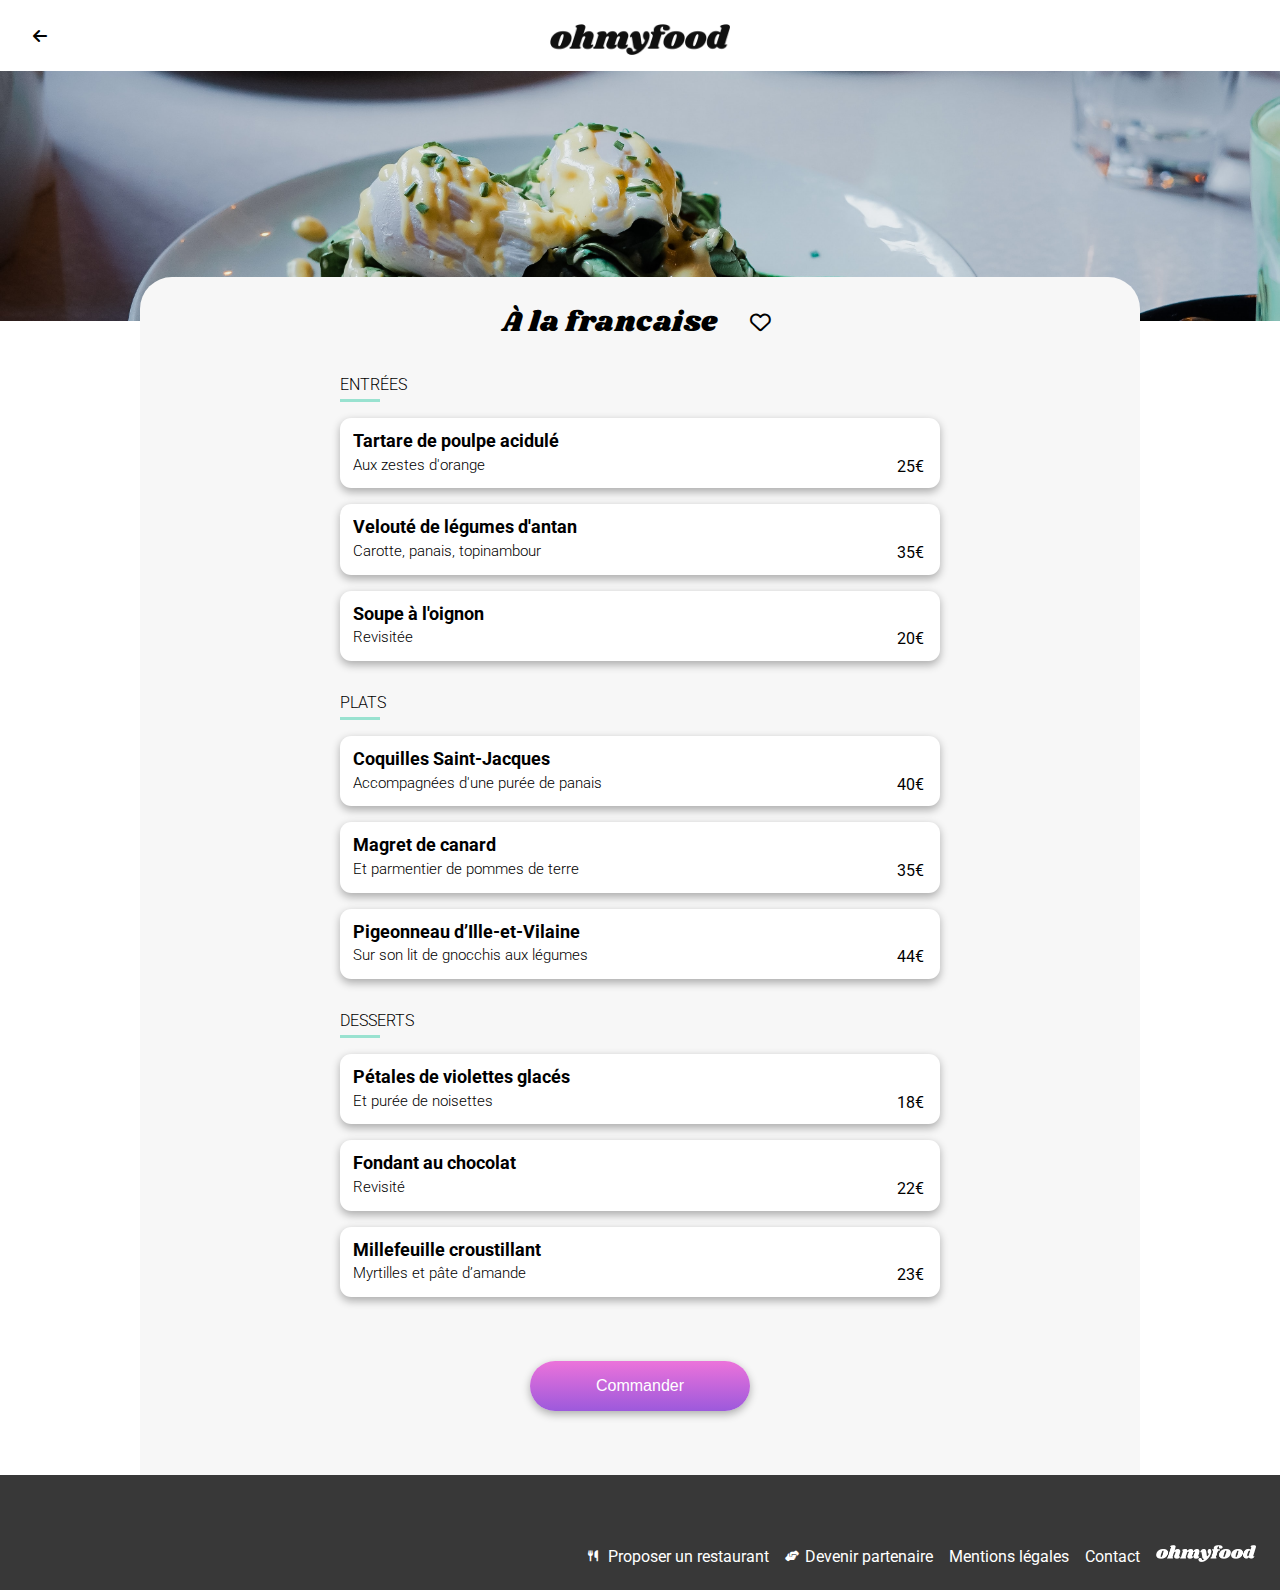
<file: assets/menu-pages/menu_a_la_francaise.html>
<!DOCTYPE html>
<html lang="en">
<head>
    <meta charset="UTF-8">
    <meta name="viewport" content="width=device-width, initial-scale=1.0">
    <link rel="preconnect" href="https://fonts.googleapis.com">
    <link rel="preconnect" href="https://fonts.gstatic.com" crossorigin>
    <link href="https://fonts.googleapis.com/css2?family=Roboto:ital,wght@0,100..900;1,100..900&family=Shrikhand&display=swap" rel="stylesheet">
    <link rel="stylesheet" href="../css/menu-style.css">
    <link rel="stylesheet" href="https://cdnjs.cloudflare.com/ajax/libs/font-awesome/6.5.0/css/all.min.css">
    <title>Menu - À la francaise</title>
</head>
<body>
    <header class="header">
            <a class="header__link" href="../../index.html"><i class="fa-solid fa-arrow-left"></i></a>
            <img class="header__logo" src="../../Images_et_textes_Ohmyfood/images/logo/ohmyfood.png" alt="Ohmyfood Logo">
    </header>
    <main class="main">
        <img class="main__image" src="../../Images_et_textes_Ohmyfood/images/restaurants/toa-heftiba-DQKerTsQwi0-unsplash.jpg" alt="">
        <div class="main__background-wrapper">
            <section class="section">
                    <div class="section__title-wrapper">
                        <h1 class="section__title">À la francaise</h1>
                        <i class="section__title-icon fa-regular fa-heart"><img src="../../Images_et_textes_Ohmyfood/Vector.svg" alt=""></i>
                    </div>
                    <article class="article entrees">
                        <h2 class="article__title">Entrées</h2>
                        <div class="article__title-underline"></div>
                            <ul class="article__list">
                                <li class="article__item">
                                    <div class="article__content-wrapper">
                                        <h3 class="article__content-title">Tartare de poulpe acidulé</h3>
                                        <p class="article__content-text">Aux zestes d'orange</p>
                                    </div>
                                    <strong class="article__price">25€</strong>
                                    <span class="article__span">
                                        <i class="article__span-icon fa-solid fa-circle-check"></i>
                                    </span>
                                </li>
                                <li class="article__item">
                                    <div class="article__content-wrapper">
                                        <h3 class="article__content-title">Velouté de légumes d'antan</h3>
                                        <p class="article__content-text">Carotte, panais, topinambour</p>
                                    </div>
                                    <strong class="article__price">35€</strong>
                                    <span class="article__span">
                                        <i class="article__span-icon fa-solid fa-circle-check"></i>
                                    </span>
                                </li>
                                <li class="article__item">
                                    <div class="article__content-wrapper">
                                        <h3 class="article__content-title">Soupe à l'oignon</h3>
                                        <p class="article__content-text">Revisitée</p>
                                    </div>
                                    <strong class="article__price">20€</strong>
                                    <span class="article__span">
                                        <i class="article__span-icon fa-solid fa-circle-check"></i>
                                    </span>
                                </li>
                            </ul>
                    </article>
                    <article class="article plats">
                        <h2 class="article__title">Plats</h2>
                        <div class="article__title-underline"></div>
                            <ul class="article__list">
                                <li class="article__item">
                                    <div class="article__content-wrapper">
                                        <h3 class="article__content-title">Coquilles Saint-Jacques</h3>
                                        <p class="article__content-text">Accompagnées d'une purée de panais</p>
                                    </div>
                                    <strong class="article__price">40€</strong>
                                    <span class="article__span">
                                        <i class="article__span-icon fa-solid fa-circle-check"></i>
                                    </span>
                                </li>
                                <li class="article__item">
                                    <div class="article__content-wrapper">
                                        <h3 class="article__content-title">Magret de canard</h3>
                                        <p class="article__content-text">Et parmentier de pommes de terre</p>
                                    </div>
                                    <strong class="article__price">35€</strong>
                                    <span class="article__span">
                                        <i class="article__span-icon fa-solid fa-circle-check"></i>
                                    </span>
                                </li>
                                <li class="article__item">
                                    <div class="article__content-wrapper">
                                        <h3 class="article__content-title">Pigeonneau d’Ille-et-Vilaine</h3>
                                        <p class="article__content-text">Sur son lit de gnocchis aux légumes</p>
                                    </div>
                                    <strong class="article__price">44€</strong>
                                    <span class="article__span">
                                        <i class="article__span-icon fa-solid fa-circle-check"></i>
                                    </span>
                                </li>
                            </ul>
                    </article>
                    <article class="article desserts">
                        <h2 class="article__title">Desserts</h2>
                        <div class="article__title-underline"></div>
                            <ul class="article__list">
                                <li class="article__item">
                                    <div class="article__content-wrapper">
                                        <h3 class="article__content-title">Pétales de violettes glacés</h3>
                                        <p class="article__content-text">Et purée de noisettes</p>
                                    </div>
                                    <strong class="article__price">18€</strong>
                                    <span class="article__span">
                                        <i class="article__span-icon fa-solid fa-circle-check"></i>
                                    </span>
                                </li>
                                <li class="article__item">
                                    <div class="article__content-wrapper">
                                        <h3 class="article__content-title">Fondant au chocolat</h3>
                                        <p class="article__content-text">Revisité</p>
                                    </div>
                                    <strong class="article__price">22€</strong>
                                    <span class="article__span">
                                        <i class="article__span-icon fa-solid fa-circle-check"></i>
                                    </span>
                                </li>
                                <li class="article__item">
                                    <div class="article__content-wrapper">
                                        <h3 class="article__content-title">Millefeuille croustillant</h3>
                                        <p class="article__content-text">Myrtilles et pâte d’amande</p>
                                    </div>
                                    <strong class="article__price">23€</strong>
                                    <span class="article__span">
                                        <i class="article__span-icon fa-solid fa-circle-check"></i>
                                    </span>
                                </li>
                            </ul>
                    </article>
                    <div class="command__button-wrapper">
                        <button class="command__button"><span class="command__button-span">Commander</span></button>
                    </div>
            </section>
        </div>
    </main>
    <footer class="footer">
        <a href="../../index.html"><img class="footer__logo" src="../../Images_et_textes_Ohmyfood/images/logo/ohmyfood.png" alt="Ohmyfood Logo"></a>
        <nav class="footer__nav">
            <ul class="footer__list">
                <li class="footer__item"><i class="footer__icon fa-solid fa-utensils"></i><a class="footer__link" href="#">Proposer un restaurant</a></li> 
                <li class="footer__item"><i class="footer__icon fa-solid fa-handshake-angle"></i><a class="footer__link" href="#">Devenir partenaire</a></li>
                <li class="footer__item"><a class="footer__link" href="#">Mentions légales</a></li>
                <li class="footer__item"><a class="footer__link" href="mailto:contact@exemple.com">Contact</a></li>
            </ul>
        </nav>
    </footer>
</body>
</html>
</file>
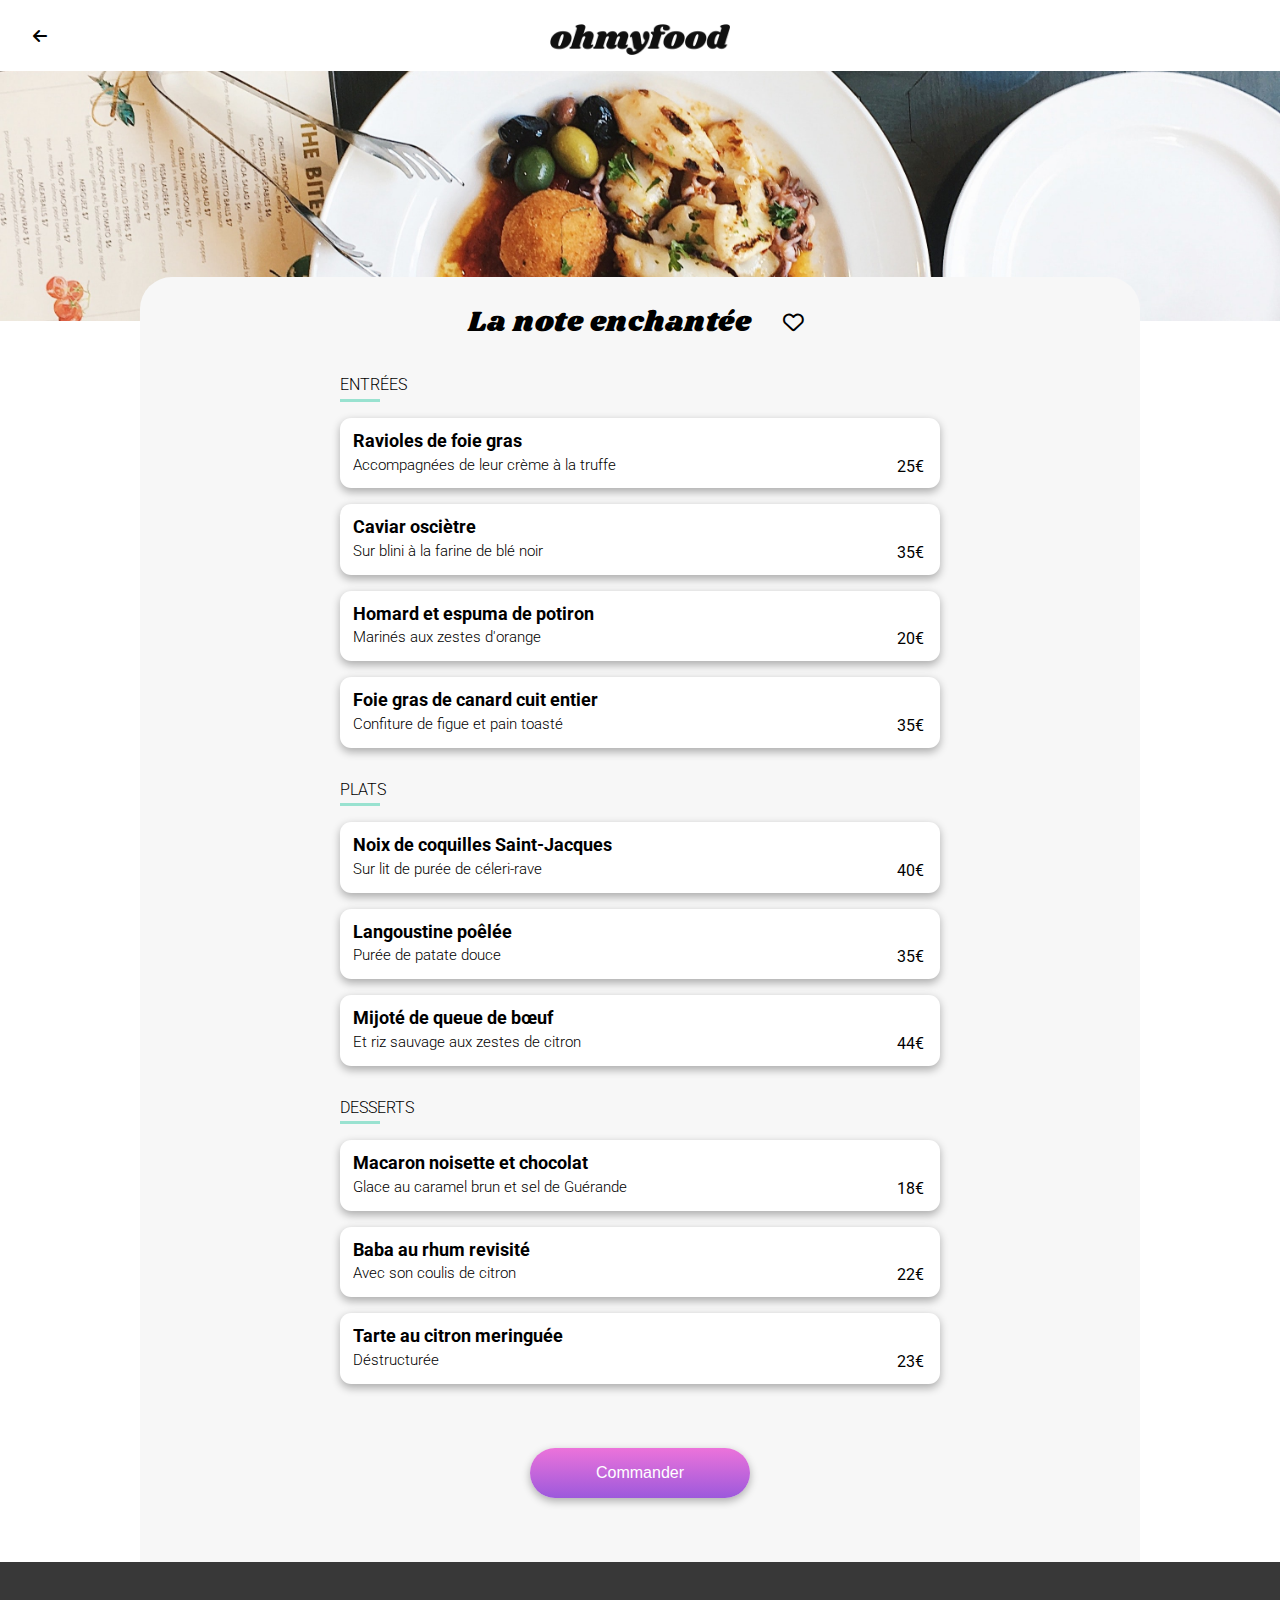
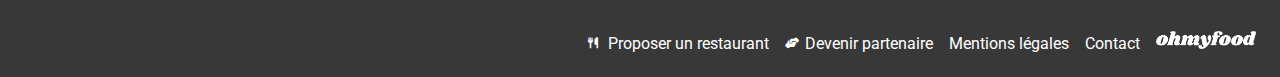
<file: assets/menu-pages/menu_la_note_enchantee.html>
<!DOCTYPE html>
<html lang="en">
<head>
    <meta charset="UTF-8">
    <meta name="viewport" content="width=device-width, initial-scale=1.0">
    <link rel="preconnect" href="https://fonts.googleapis.com">
    <link rel="preconnect" href="https://fonts.gstatic.com" crossorigin>
    <link href="https://fonts.googleapis.com/css2?family=Roboto:ital,wght@0,100..900;1,100..900&family=Shrikhand&display=swap" rel="stylesheet">
    <link rel="stylesheet" href="../css/menu-style.css">
    <link rel="stylesheet" href="https://cdnjs.cloudflare.com/ajax/libs/font-awesome/6.5.0/css/all.min.css">
    <title>Menu - La note enchantée</title>
</head>
<body>
    <header class="header">
            <a class="header__link" href="../../index.html"><i class="fa-solid fa-arrow-left" style="color: #000000;"></i></a>
            <img class="header__logo" src="../../Images_et_textes_Ohmyfood/images/logo/ohmyfood.png" alt="Ohmyfood Logo">
    </header>
    <main class="main">
        <img class="main__image" src="../../Images_et_textes_Ohmyfood/images/restaurants/stil-u2Lp8tXIcjw-unsplash.jpg" alt="">
        <div class="main__background-wrapper">
            <section class="section">
                    <div class="section__title-wrapper">
                        <h1 class="section__title">La note enchantée</h1>
                        <i class="section__title-icon fa-regular fa-heart"><img src="../../Images_et_textes_Ohmyfood/Vector.svg" alt=""></i>
                    </div>
                    <article class="article entrees">
                        <h2 class="article__title">Entrées</h2>
                        <div class="article__title-underline"></div>
                            <ul class="article__list">
                                <li class="article__item">
                                    <div class="article__content-wrapper">
                                        <h3 class="article__content-title">Ravioles de foie gras</h3>
                                        <p class="article__content-text">Accompagnées de leur crème à la truffe</p>
                                    </div>
                                    <strong class="article__price">25€</strong>
                                    <span class="article__span">
                                        <i class="article__span-icon fa-solid fa-circle-check"></i>
                                    </span>
                                </li>
                                <li class="article__item">
                                    <div class="article__content-wrapper">
                                        <h3 class="article__content-title">Caviar osciètre</h3>
                                        <p class="article__content-text">Sur blini à la farine de blé noir</p>
                                    </div>
                                    <strong class="article__price">35€</strong>
                                    <span class="article__span">
                                        <i class="article__span-icon fa-solid fa-circle-check"></i>
                                    </span>
                                </li>
                                <li class="article__item">
                                    <div class="article__content-wrapper">
                                        <h3 class="article__content-title">Homard et espuma de potiron</h3>
                                        <p class="article__content-text">Marinés aux zestes d'orange</p>
                                    </div>
                                    <strong class="article__price">20€</strong>
                                    <span class="article__span">
                                        <i class="article__span-icon fa-solid fa-circle-check"></i>
                                    </span>
                                </li>
                                <li class="article__item">
                                    <div class="article__content-wrapper">
                                        <h3 class="article__content-title">Foie gras de canard cuit entier</h3>
                                        <p class="article__content-text">Confiture de figue et pain toasté</p>
                                    </div>
                                    <strong class="article__price">35€</strong>
                                    <span class="article__span">
                                        <i class="article__span-icon fa-solid fa-circle-check"></i>
                                    </span>
                                </li>
                            </ul>
                    </article>
                    <article class="article plats">
                        <h2 class="article__title">Plats</h2>
                        <div class="article__title-underline"></div>
                            <ul class="article__list">
                                <li class="article__item">
                                    <div class="article__content-wrapper">
                                        <h3 class="article__content-title">Noix de coquilles Saint-Jacques</h3>
                                        <p class="article__content-text">Sur lit de purée de céleri-rave</p>
                                    </div>
                                    <strong class="article__price">40€</strong>
                                    <span class="article__span">
                                        <i class="article__span-icon fa-solid fa-circle-check"></i>
                                    </span>
                                </li>
                                <li class="article__item">
                                    <div class="article__content-wrapper">
                                        <h3 class="article__content-title">Langoustine poêlée</h3>
                                        <p class="article__content-text">Purée de patate douce</p>
                                    </div>
                                    <strong class="article__price">35€</strong>
                                    <span class="article__span">
                                        <i class="article__span-icon fa-solid fa-circle-check"></i>
                                    </span>
                                </li>
                                <li class="article__item">
                                    <div class="article__content-wrapper">
                                        <h3 class="article__content-title">Mijoté de queue de bœuf</h3>
                                        <p class="article__content-text">Et riz sauvage aux zestes de citron</p>
                                    </div>
                                    <strong class="article__price">44€</strong>
                                    <span class="article__span">
                                        <i class="article__span-icon fa-solid fa-circle-check"></i>
                                    </span>
                                </li>
                            </ul>
                    </article>
                    <article class="article desserts">
                        <h2 class="article__title">Desserts</h2>
                        <div class="article__title-underline"></div>
                            <ul class="article__list">
                                <li class="article__item">
                                    <div class="article__content-wrapper">
                                        <h3 class="article__content-title">Macaron noisette et chocolat</h3>
                                        <p class="article__content-text">Glace au caramel brun et sel de Guérande</p>
                                    </div>
                                    <strong class="article__price">18€</strong>
                                    <span class="article__span">
                                        <i class="article__span-icon fa-solid fa-circle-check"></i>
                                    </span>
                                </li>
                                <li class="article__item">
                                    <div class="article__content-wrapper">
                                        <h3 class="article__content-title">Baba au rhum revisité</h3>
                                        <p class="article__content-text">Avec son coulis de citron</p>
                                    </div>
                                    <strong class="article__price">22€</strong>
                                    <span class="article__span">
                                        <i class="article__span-icon fa-solid fa-circle-check"></i>
                                    </span>
                                </li>
                                <li class="article__item">
                                    <div class="article__content-wrapper">
                                        <h3 class="article__content-title">Tarte au citron meringuée</h3>
                                        <p class="article__content-text">Déstructurée</p>
                                    </div>
                                    <strong class="article__price">23€</strong>
                                    <span class="article__span">
                                        <i class="article__span-icon fa-solid fa-circle-check"></i>
                                    </span>
                                </li>
                            </ul>
                    </article>
                    <div class="command__button-wrapper">
                        <button class="command__button"><span class="command__button-span">Commander</span></button>
                    </div>
            </section>
        </div>
    </main>
    <footer class="footer">
        <a href="../../index.html"><img class="footer__logo" src="../../Images_et_textes_Ohmyfood/images/logo/ohmyfood.png" alt="Ohmyfood Logo"></a>
        <nav class="footer__nav">
            <ul class="footer__list">
                <li class="footer__item"><i class="footer__icon fa-solid fa-utensils"></i><a class="footer__link" href="#">Proposer un restaurant</a></li> 
                <li class="footer__item"><i class="footer__icon fa-solid fa-handshake-angle"></i><a class="footer__link" href="#">Devenir partenaire</a></li>
                <li class="footer__item"><a class="footer__link" href="#">Mentions légales</a></li>
                <li class="footer__item"><a class="footer__link" href="mailto:contact@exemple.com">Contact</a></li>
            </ul>
        </nav>
    </footer>
</body>
</html>
</file>
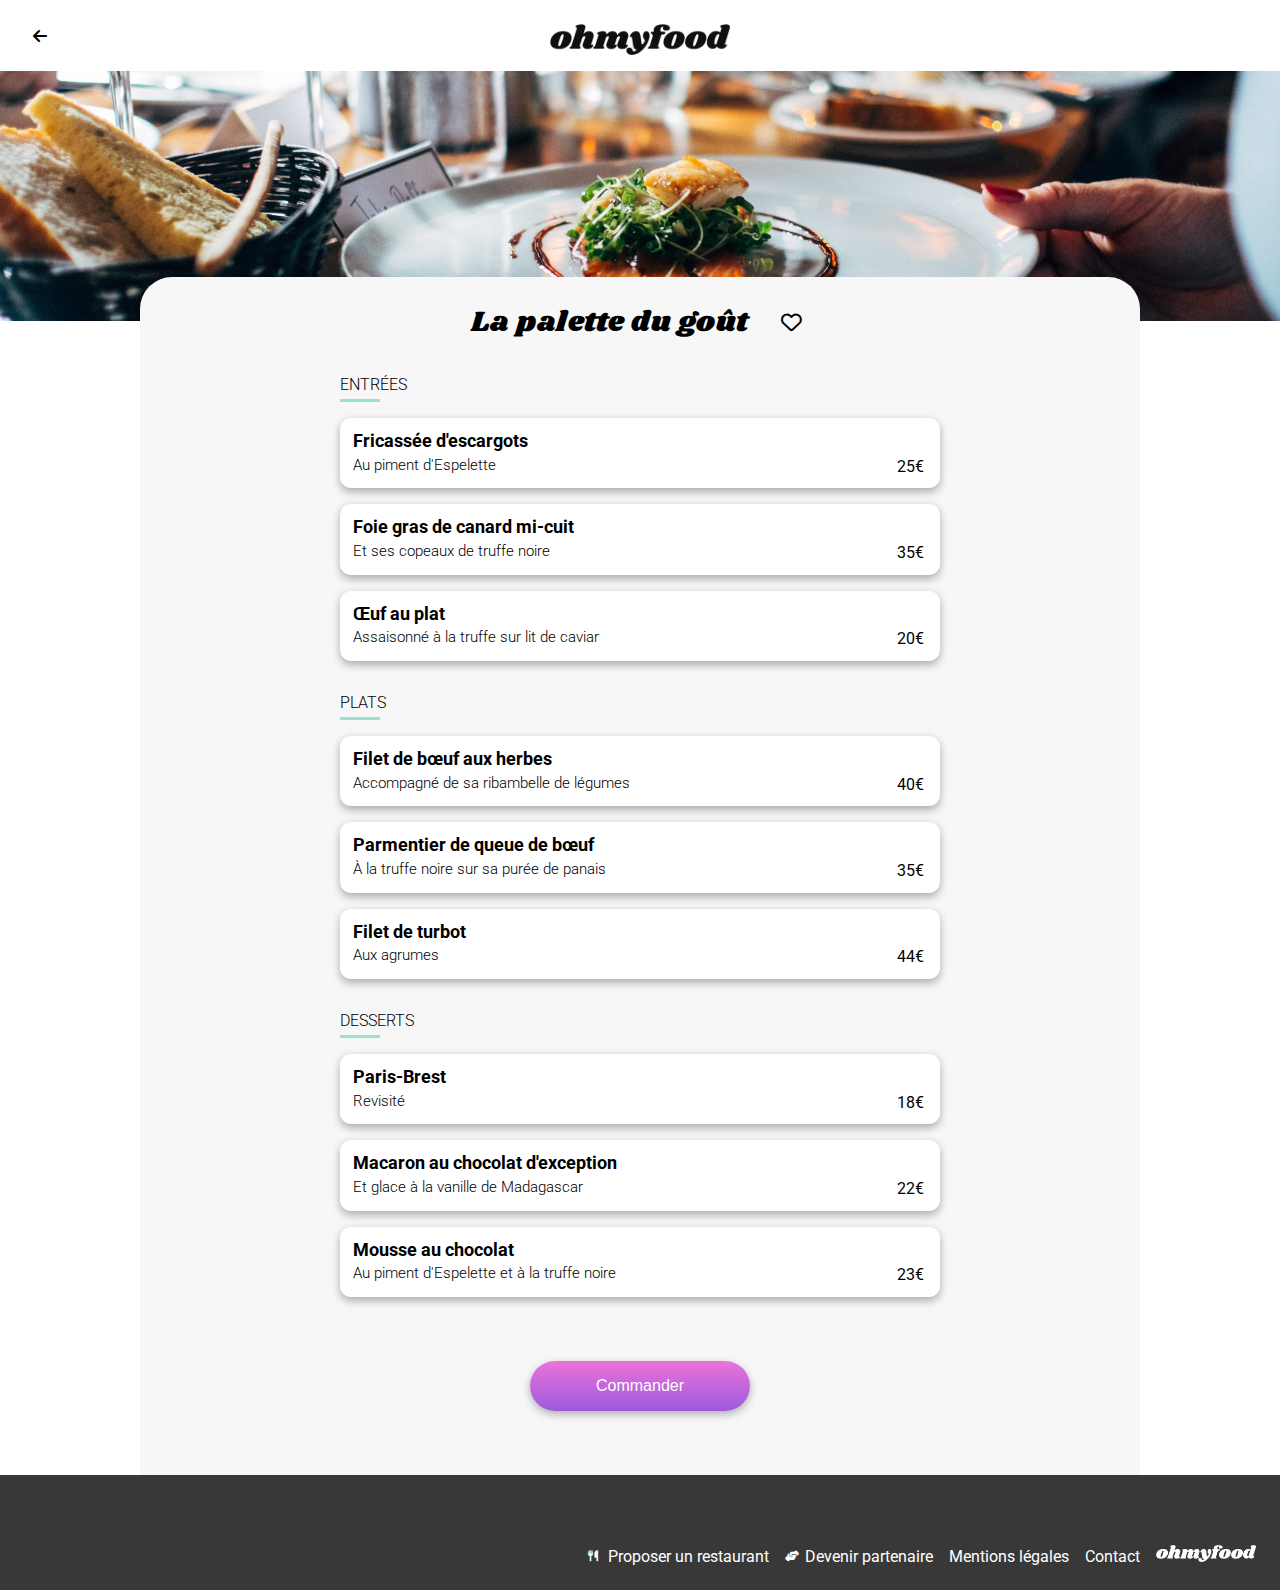
<file: assets/menu-pages/menu_la_palette_du_gout.html>
<!DOCTYPE html>
<html lang="en">
<head>
    <meta charset="UTF-8">
    <meta name="viewport" content="width=device-width, initial-scale=1.0">
    <link rel="preconnect" href="https://fonts.googleapis.com">
    <link rel="preconnect" href="https://fonts.gstatic.com" crossorigin>
    <link href="https://fonts.googleapis.com/css2?family=Roboto:ital,wght@0,100..900;1,100..900&family=Shrikhand&display=swap" rel="stylesheet">
    <link rel="stylesheet" href="../css/menu-style.css">
    <link rel="stylesheet" href="https://cdnjs.cloudflare.com/ajax/libs/font-awesome/6.5.0/css/all.min.css">
    <title>Menu - La palette du goût</title>
</head>
<body>
    <header class="header">
            <a class="header__link" href="../../index.html"><i class="fa-solid fa-arrow-left" style="color: #000000;"></i></a>
            <img class="header__logo" src="../../Images_et_textes_Ohmyfood/images/logo/ohmyfood.png" alt="Ohmyfood Logo">
    </header>
    <main class="main">
        <img class="main__image" src="../../Images_et_textes_Ohmyfood/images/restaurants/jay-wennington-N_Y88TWmGwA-unsplash.jpg" alt="">
        <div class="main__background-wrapper">
            <section class="section">
                    <div class="section__title-wrapper">
                        <h1 class="section__title">La palette du goût</h1>
                        <i class="section__title-icon fa-regular fa-heart"><img src="../../Images_et_textes_Ohmyfood/Vector.svg" alt=""></i>
                    </div>
                    <article class="article entrees">
                        <h2 class="article__title">Entrées</h2>
                        <div class="article__title-underline"></div>
                            <ul class="article__list">
                                <li class="article__item">
                                    <div class="article__content-wrapper">
                                        <h3 class="article__content-title">Fricassée d'escargots</h3>
                                        <p class="article__content-text">Au piment d'Espelette</p>
                                    </div>
                                    <strong class="article__price">25€</strong>
                                    <span class="article__span">
                                        <i class="article__span-icon fa-solid fa-circle-check"></i>
                                    </span>
                                </li>
                                <li class="article__item">
                                    <div class="article__content-wrapper">
                                        <h3 class="article__content-title">Foie gras de canard mi-cuit</h3>
                                        <p class="article__content-text">Et ses copeaux de truffe noire</p>
                                    </div>
                                    <strong class="article__price">35€</strong>
                                    <span class="article__span">
                                        <i class="article__span-icon fa-solid fa-circle-check"></i>
                                    </span>
                                </li>
                                <li class="article__item">
                                    <div class="article__content-wrapper">
                                        <h3 class="article__content-title">Œuf au plat</h3>
                                        <p class="article__content-text">Assaisonné à la truffe sur lit de caviar</p>
                                    </div>
                                    <strong class="article__price">20€</strong>
                                    <span class="article__span">
                                        <i class="article__span-icon fa-solid fa-circle-check"></i>
                                    </span>
                                </li>
                            </ul>
                    </article>
                    <article class="article plats">
                        <h2 class="article__title">Plats</h2>
                        <div class="article__title-underline"></div>
                            <ul class="article__list">
                                <li class="article__item">
                                    <div class="article__content-wrapper">
                                        <h3 class="article__content-title">Filet de bœuf aux herbes</h3>
                                        <p class="article__content-text">Accompagné de sa ribambelle de légumes</p>
                                    </div>
                                    <strong class="article__price">40€</strong>
                                    <span class="article__span">
                                        <i class="article__span-icon fa-solid fa-circle-check"></i>
                                    </span>
                                </li>
                                <li class="article__item">
                                    <div class="article__content-wrapper">
                                        <h3 class="article__content-title">Parmentier de queue de bœuf</h3>
                                        <p class="article__content-text">À la truffe noire sur sa purée de panais</p>
                                    </div>
                                    <strong class="article__price">35€</strong>
                                    <span class="article__span">
                                        <i class="article__span-icon fa-solid fa-circle-check"></i>
                                    </span>
                                </li>
                                <li class="article__item">
                                    <div class="article__content-wrapper">
                                        <h3 class="article__content-title">Filet de turbot</h3>
                                        <p class="article__content-text">Aux agrumes</p>
                                    </div>
                                    <strong class="article__price">44€</strong>
                                    <span class="article__span">
                                        <i class="article__span-icon fa-solid fa-circle-check"></i>
                                    </span>
                                </li>
                            </ul>
                    </article>
                    <article class="article desserts">
                        <h2 class="article__title">Desserts</h2>
                        <div class="article__title-underline"></div>
                            <ul class="article__list">
                                <li class="article__item">
                                    <div class="article__content-wrapper">
                                        <h3 class="article__content-title">Paris-Brest</h3>
                                        <p class="article__content-text">Revisité</p>
                                    </div>
                                    <strong class="article__price">18€</strong>
                                    <span class="article__span">
                                        <i class="article__span-icon fa-solid fa-circle-check"></i>
                                    </span>
                                </li>
                                <li class="article__item">
                                    <div class="article__content-wrapper">
                                        <h3 class="article__content-title">Macaron au chocolat d'exception</h3>
                                        <p class="article__content-text">Et glace à la vanille de Madagascar</p>
                                    </div>
                                    <strong class="article__price">22€</strong>
                                    <span class="article__span">
                                        <i class="article__span-icon fa-solid fa-circle-check"></i>
                                    </span>
                                </li>
                                <li class="article__item">
                                    <div class="article__content-wrapper">
                                        <h3 class="article__content-title">Mousse au chocolat</h3>
                                        <p class="article__content-text">Au piment d'Espelette et à la truffe noire</p>
                                    </div>
                                    <strong class="article__price">23€</strong>
                                    <span class="article__span">
                                        <i class="article__span-icon fa-solid fa-circle-check"></i>
                                    </span>
                                </li>
                            </ul>
                    </article>
                    <div class="command__button-wrapper">
                        <button class="command__button"><span class="command__button-span">Commander</span></button>
                    </div>
            </section>
        </div>
    </main>
    <footer class="footer">
        <a href="../../index.html"><img class="footer__logo" src="../../Images_et_textes_Ohmyfood/images/logo/ohmyfood.png" alt="Ohmyfood Logo"></a>
        <nav class="footer__nav">
            <ul class="footer__list">
                <li class="footer__item"><i class="footer__icon fa-solid fa-utensils"></i><a class="footer__link" href="#">Proposer un restaurant</a></li> 
                <li class="footer__item"><i class="footer__icon fa-solid fa-handshake-angle"></i><a class="footer__link" href="#">Devenir partenaire</a></li>
                <li class="footer__item"><a class="footer__link" href="#">Mentions légales</a></li>
                <li class="footer__item"><a class="footer__link" href="mailto:contact@exemple.com">Contact</a></li>
            </ul>
        </nav>
    </footer>
</body>
</html>
</file>
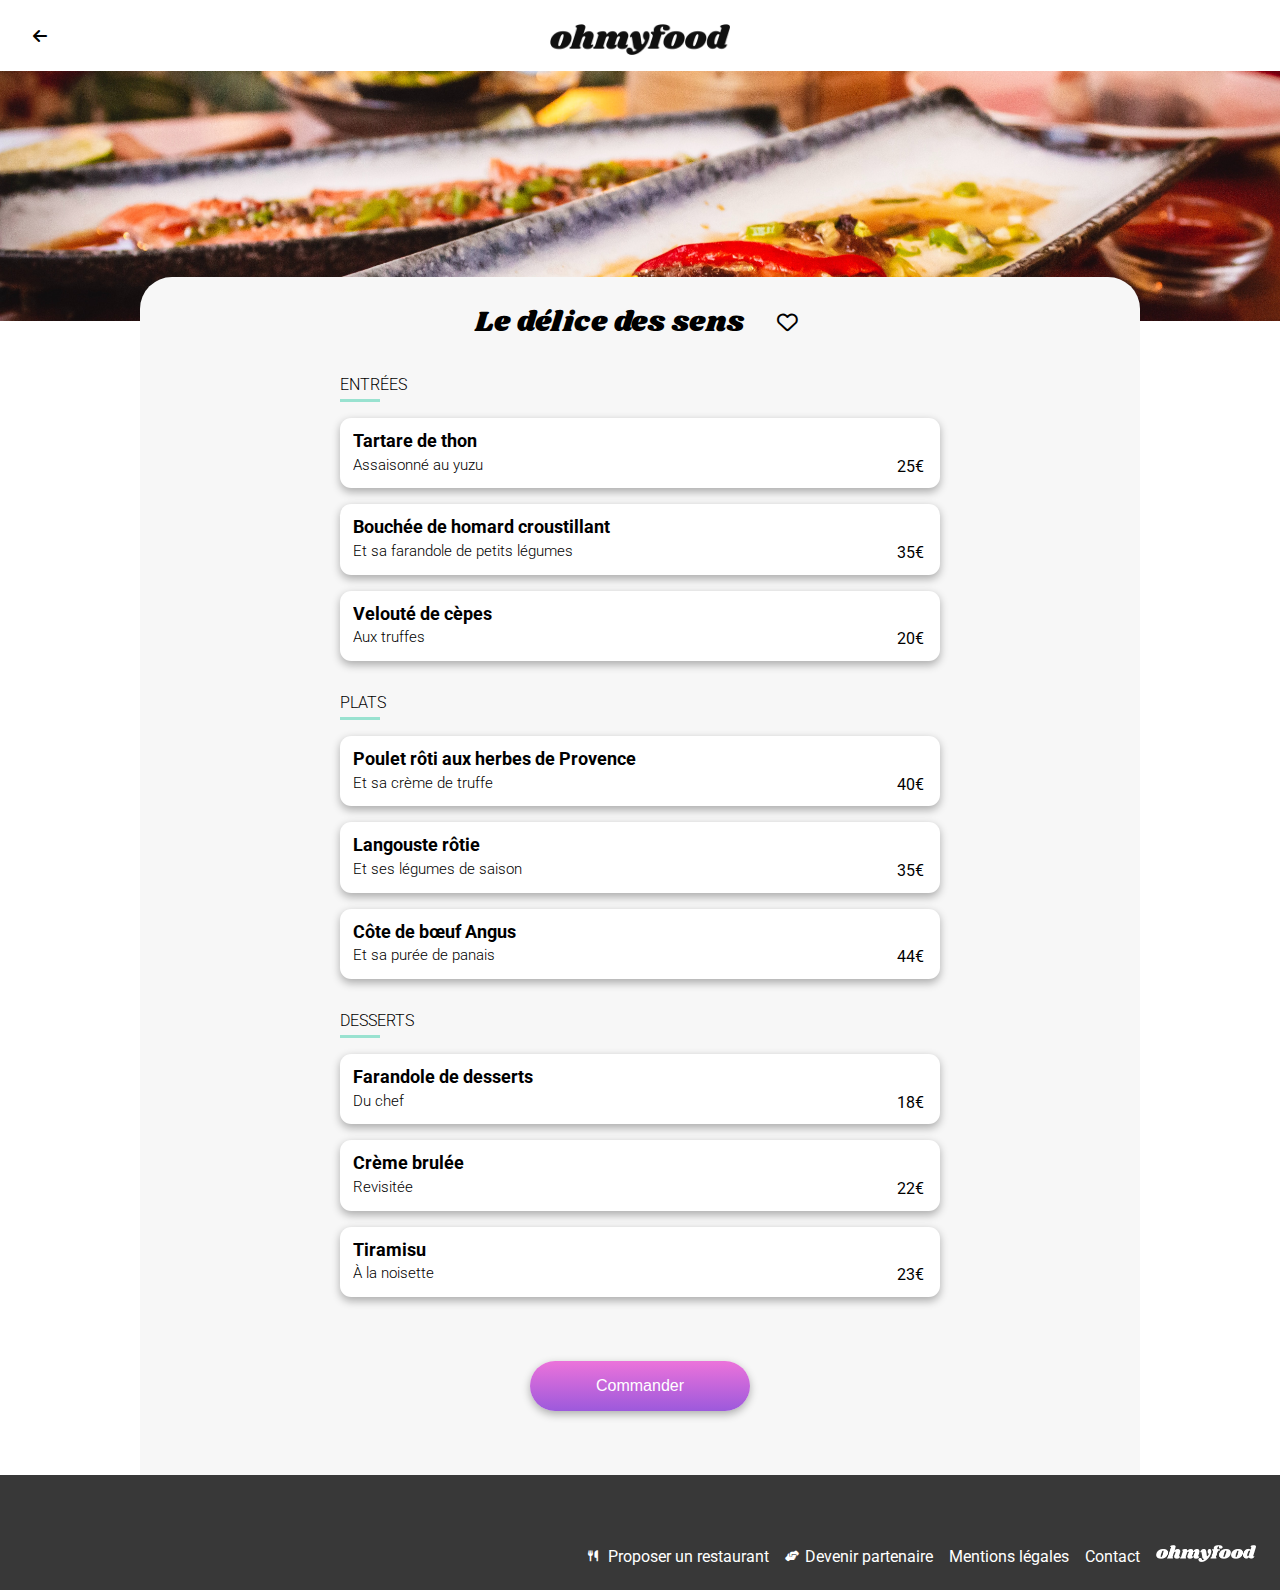
<file: assets/menu-pages/menu_le_delice_des_sens.html>
<!DOCTYPE html>
<html lang="en">
<head>
    <meta charset="UTF-8">
    <meta name="viewport" content="width=device-width, initial-scale=1.0">
    <link rel="preconnect" href="https://fonts.googleapis.com">
    <link rel="preconnect" href="https://fonts.gstatic.com" crossorigin>
    <link href="https://fonts.googleapis.com/css2?family=Roboto:ital,wght@0,100..900;1,100..900&family=Shrikhand&display=swap" rel="stylesheet">
    <link rel="stylesheet" href="../css/menu-style.css">
    <link rel="stylesheet" href="https://cdnjs.cloudflare.com/ajax/libs/font-awesome/6.5.0/css/all.min.css">
    <title>Menu - Le délice des sens</title>
</head>
<body>
    <header class="header">
            <a class="header__link" href="../../index.html"><i class="fa-solid fa-arrow-left" style="color: #000000;"></i></a>
            <img class="header__logo" src="../../Images_et_textes_Ohmyfood/images/logo/ohmyfood.png" alt="Ohmyfood Logo">
    </header>
    <main class="main">
        <img class="main__image" src="../../Images_et_textes_Ohmyfood/images/restaurants/louis-hansel-shotsoflouis-qNBGVyOCY8Q-unsplash.jpg" alt="">
        <div class="main__background-wrapper">
            <section class="section">
                    <div class="section__title-wrapper">
                        <h1 class="section__title">Le délice des sens</h1>
                        <i class="section__title-icon fa-regular fa-heart"><img src="../../Images_et_textes_Ohmyfood/Vector.svg" alt=""></i>
                    </div>
                    <article class="article entrees">
                        <h2 class="article__title">Entrées</h2>
                        <div class="article__title-underline"></div>
                            <ul class="article__list">
                                <li class="article__item">
                                    <div class="article__content-wrapper">
                                        <h3 class="article__content-title">Tartare de thon</h3>
                                        <p class="article__content-text">Assaisonné au yuzu</p>
                                    </div>
                                    <strong class="article__price">25€</strong>
                                    <span class="article__span">
                                        <i class="article__span-icon fa-solid fa-circle-check"></i>
                                    </span>
                                </li>
                                <li class="article__item">
                                    <div class="article__content-wrapper">
                                        <h3 class="article__content-title">Bouchée de homard croustillant</h3>
                                        <p class="article__content-text">Et sa farandole de petits légumes</p>
                                    </div>
                                    <strong class="article__price">35€</strong>
                                    <span class="article__span">
                                        <i class="article__span-icon fa-solid fa-circle-check"></i>
                                    </span>
                                </li>
                                <li class="article__item">
                                    <div class="article__content-wrapper">
                                        <h3 class="article__content-title">Velouté de cèpes</h3>
                                        <p class="article__content-text">Aux truffes</p>
                                    </div>
                                    <strong class="article__price">20€</strong>
                                    <span class="article__span">
                                        <i class="article__span-icon fa-solid fa-circle-check"></i>
                                    </span>
                                </li>
                            </ul>
                    </article>
                    <article class="article plats">
                        <h2 class="article__title">Plats</h2>
                        <div class="article__title-underline"></div>
                            <ul class="article__list">
                                <li class="article__item">
                                    <div class="article__content-wrapper">
                                        <h3 class="article__content-title">Poulet rôti aux herbes de Provence</h3>
                                        <p class="article__content-text">Et sa crème de truffe</p>
                                    </div>
                                    <strong class="article__price">40€</strong>
                                    <span class="article__span">
                                        <i class="article__span-icon fa-solid fa-circle-check"></i>
                                    </span>
                                </li>
                                <li class="article__item">
                                    <div class="article__content-wrapper">
                                        <h3 class="article__content-title">Langouste rôtie</h3>
                                        <p class="article__content-text">Et ses légumes de saison</p>
                                    </div>
                                    <strong class="article__price">35€</strong>
                                    <span class="article__span">
                                        <i class="article__span-icon fa-solid fa-circle-check"></i>
                                    </span>
                                </li>
                                <li class="article__item">
                                    <div class="article__content-wrapper">
                                        <h3 class="article__content-title">Côte de bœuf Angus</h3>
                                        <p class="article__content-text">Et sa purée de panais</p>
                                    </div>
                                    <strong class="article__price">44€</strong>
                                    <span class="article__span">
                                        <i class="article__span-icon fa-solid fa-circle-check"></i>
                                    </span>
                                </li>
                            </ul>
                    </article>
                    <article class="article desserts">
                        <h2 class="article__title">Desserts</h2>
                        <div class="article__title-underline"></div>
                            <ul class="article__list">
                                <li class="article__item">
                                    <div class="article__content-wrapper">
                                        <h3 class="article__content-title">Farandole de desserts</h3>
                                        <p class="article__content-text">Du chef</p>
                                    </div>
                                    <strong class="article__price">18€</strong>
                                    <span class="article__span">
                                        <i class="article__span-icon fa-solid fa-circle-check"></i>
                                    </span>
                                </li>
                                <li class="article__item">
                                    <div class="article__content-wrapper">
                                        <h3 class="article__content-title">Crème brulée</h3>
                                        <p class="article__content-text">Revisitée</p>
                                    </div>
                                    <strong class="article__price">22€</strong>
                                    <span class="article__span">
                                        <i class="article__span-icon fa-solid fa-circle-check"></i>
                                    </span>
                                </li>
                                <li class="article__item">
                                    <div class="article__content-wrapper">
                                        <h3 class="article__content-title">Tiramisu</h3>
                                        <p class="article__content-text">À la noisette</p>
                                    </div>
                                    <strong class="article__price">23€</strong>
                                    <span class="article__span">
                                        <i class="article__span-icon fa-solid fa-circle-check"></i>
                                    </span>
                                </li>
                            </ul>
                    </article>
                    <div class="command__button-wrapper">
                        <button class="command__button"><span class="command__button-span">Commander</span></button>
                    </div>
            </section>
        </div>
    </main>
    <footer class="footer">
        <a href="../../index.html"><img class="footer__logo" src="../../Images_et_textes_Ohmyfood/images/logo/ohmyfood.png" alt="Ohmyfood Logo"></a>
        <nav class="footer__nav">
            <ul class="footer__list">
                <li class="footer__item"><i class="footer__icon fa-solid fa-utensils"></i><a class="footer__link" href="#">Proposer un restaurant</a></li> 
                <li class="footer__item"><i class="footer__icon fa-solid fa-handshake-angle"></i><a class="footer__link" href="#">Devenir partenaire</a></li>
                <li class="footer__item"><a class="footer__link" href="#">Mentions légales</a></li>
                <li class="footer__item"><a class="footer__link" href="mailto:contact@exemple.com">Contact</a></li>
            </ul>
        </nav>
    </footer>
</body>
</html>
</file>
<file: assets/css/style.css>
/***** variables *****/
/****** mixin *******/
/****** keyframes ******/
@keyframes loader-off {
  0% {
    opacity: 1;
  }
  100% {
    opacity: 0;
    visibility: hidden;
  }
}
@keyframes show-off {
  0% {
    width: 100%;
  }
  100% {
    width: 0;
  }
}
@keyframes text-slide {
  0% {
    transform: translate(0, 0);
  }
  50% {
    transform: translate(2px, 2px);
  }
  100% {
    transform: translate(0, 0);
  }
}
@keyframes bounce {
  0% {
    transform: translatey(0);
  }
  50% {
    transform: translatey(-2rem);
  }
  100% {
    transform: translatey(0);
  }
}
@keyframes loader {
  0% {
    transform: translateY(-10rem);
  }
  20% {
    transform: translateY(0);
  }
  70% {
    transform: translateY(0);
  }
  100% {
    transform: translateY(10rem);
  }
}
@keyframes fadeInDown {
  0% {
    transform: translateY(-100rem);
  }
  100% {
    transform: translateY(0);
  }
}
@keyframes rotate {
  0% {
    transform: rotate(0);
  }
  100% {
    transform: rotate(720deg);
  }
}
@keyframes fadeInLeft {
  0% {
    transform: translateX(-100rem);
  }
  100% {
    transform: translateX(0);
  }
}
@keyframes fadeInRight {
  0% {
    transform: translateX(100rem);
  }
  100% {
    transform: translateX(0);
  }
}
/****** global *******/
html {
  font-family: "Roboto";
  font-size: 16px;
  font-weight: 300;
}

* {
  margin: 0;
  box-sizing: border-box;
}

section {
  padding: 2rem 1rem;
}
section a {
  text-decoration: none;
  color: black;
}

h2 {
  font-size: 1.4rem;
}

h3 {
  font-size: 1rem;
  padding-bottom: 0.2rem;
}

/***** loader ******/
.loader {
  position: fixed;
  top: 0;
  left: 0;
  width: 100%;
  height: 100vh;
  background: white;
  z-index: 999;
  display: flex;
  align-items: center;
  flex-direction: column-reverse;
  justify-content: center;
  animation: loader-off 0.1s forwards;
  animation-delay: 3s;
}
.loader__wrapper-1 {
  display: flex;
  font-size: 3rem;
  font-family: "Shrikhand";
  padding: 0.5rem;
  overflow: hidden;
}
.loader__wrapper-1 div:nth-child(1) { /* j'ai galerer a faire cette fonction, faire des exercices sur les fonctions scss */
  transform: translateY(-10rem);
  animation: loader 3s ease-in-out;
  animation-delay: 0s;
}
.loader__wrapper-1 div:nth-child(2) { /* j'ai galerer a faire cette fonction, faire des exercices sur les fonctions scss */
  transform: translateY(-10rem);
  animation: loader 2.8s ease-in-out;
  animation-delay: 0.2s;
}
.loader__wrapper-1 div:nth-child(3) { /* j'ai galerer a faire cette fonction, faire des exercices sur les fonctions scss */
  transform: translateY(-10rem);
  animation: loader 2.6s ease-in-out;
  animation-delay: 0.4s;
}
.loader__wrapper-1 div:nth-child(4) { /* j'ai galerer a faire cette fonction, faire des exercices sur les fonctions scss */
  transform: translateY(-10rem);
  animation: loader 2.4s ease-in-out;
  animation-delay: 0.6s;
}
.loader__wrapper-1 div:nth-child(5) { /* j'ai galerer a faire cette fonction, faire des exercices sur les fonctions scss */
  transform: translateY(-10rem);
  animation: loader 2.2s ease-in-out;
  animation-delay: 0.8s;
}
.loader__wrapper-1 div:nth-child(6) { /* j'ai galerer a faire cette fonction, faire des exercices sur les fonctions scss */
  transform: translateY(-10rem);
  animation: loader 2s ease-in-out;
  animation-delay: 1s;
}
.loader__wrapper-1 div:nth-child(7) { /* j'ai galerer a faire cette fonction, faire des exercices sur les fonctions scss */
  transform: translateY(-10rem);
  animation: loader 1.8s ease-in-out;
  animation-delay: 1.2s;
}
.loader__wrapper-1 div:nth-child(8) { /* j'ai galerer a faire cette fonction, faire des exercices sur les fonctions scss */
  transform: translateY(-10rem);
  animation: loader 1.6s ease-in-out;
  animation-delay: 1.4s;
}
.loader__wrapper-2 {
  display: grid;
  grid-template-columns: repeat(5, 1fr);
  width: 80%;
  max-width: 500px;
}
.loader__wrapper-2 img {
  width: 100%;
}
.loader__wrapper-2 .icon1 { /* essayer de refaire une fonction pour les delay */
  animation: bounce 1.5s ease-in-out;
  animation-iteration-count: infinite;
}
.loader__wrapper-2 .icon2 {
  animation: bounce 1.5s ease-in-out;
  animation-iteration-count: infinite;
  animation-delay: 0.3s;
}
.loader__wrapper-2 .icon3 {
  animation: bounce 1.5s ease-in-out;
  animation-iteration-count: infinite;
  animation-delay: 0.6s;
}
.loader__wrapper-2 .icon4 {
  animation: bounce 1.5s ease-in-out;
  animation-iteration-count: infinite;
  animation-delay: 0.9s;
}
.loader__wrapper-2 .icon5 {
  animation: bounce 1.5s ease-in-out;
  animation-iteration-count: infinite;
  animation-delay: 1.2s;
}
.loader__wrapper-3 img {
  width: 70px;
}
.loader__wrapper-3 .fadeInDown {
  animation: fadeInDown 1.5s ease-in-out, rotate 1s 1.5s infinite;
}
.loader__wrapper-3 .fadeInLeft {
  animation: fadeInLeft 2s ease-in-out;
}
.loader__wrapper-3 .fadeInRight {
  animation: fadeInRight 2s ease-in-out;
}

/****** header ******/
.header {
  text-align: center;
}
.header__logo {
  width: 170px;
  margin: 1.5rem auto 1rem;
}
.header__search {
  display: flex;
  align-items: center;
  justify-content: center;
  background-color: hsl(0, 0%, 92%);
  padding: 0.8rem 1rem;
  gap: 0.5rem;
  box-shadow: inset 0 0.7rem 0.7rem -1rem rgba(0, 0, 0, 0.5);
}
.header__search-input {
  border: none;
  background-color: transparent;
  font-size: 0.85rem;
  font-weight: 600;
  width: 150px;
  text-align: center;
}
.header__search-input::placeholder {
  color: black;
}
@media screen and (min-width: 750px) {
  .header__search {
    box-shadow: none;
  }
}

/**** intro section ****/
.intro {
  text-align: center;
  background: hsl(0, 0%, 97%);
  box-shadow: inset 0 1rem 1rem -1rem rgba(0, 0, 0, 0.6);
}
.intro__title {
  padding: 0 2.5rem;
  font-size: 1.5rem;
}
.intro__text {
  margin: 1rem 0;
  padding: 0 1rem;
}
.intro__button {
  padding: 1rem 0;
  width: 220px;
  border: none;
  border-radius: 9999px;
  color: white;
  font-size: 1rem;
  font-weight: 500;
  background: linear-gradient(to top, hsl(267, 66%, 60%) -11.44%, hsl(317, 100%, 74%) 123.93%);
  box-shadow: 0 0.2rem 0.5rem rgba(0, 0, 0, 0.2);
  margin: 1rem 0;
  position: relative;
  transition: opacity 0.3s ease-in-out;
  cursor: pointer;
}
.intro__button-span {
  display: inline-block; /* le transform ne fonctionne pas sans */
}
.intro__button:hover {
  background: linear-gradient(to top, hsla(267, 66%, 60%, 0.8) -11.44%, hsla(317, 100%, 74%, 0.8) 123.93%);
  box-shadow: 0 0.2rem 0.5rem rgba(0, 0, 0, 0.5);
}
.intro__button:hover .intro__button-span {
  animation: text-slide 0.4s ease; /* j'arrive pas a animer la sortie de l'hover */
}
@media screen and (min-width: 750px) {
  .intro {
    box-shadow: none;
  }
}

/****** functioning section *******/
.functioning__list {
  padding: 0;
}
.functioning__item {
  display: flex;
  align-items: center;
  list-style-type: none;
  margin: 1rem 0;
}
.functioning__step {
  display: flex;
  align-items: center;
  background-color: hsl(0, 0%, 97%);
  padding: 1.5rem;
  width: 100%;
  height: 100%;
  border-radius: 1.5rem;
  box-shadow: 0 0.2rem 0.5rem rgba(0, 0, 0, 0.2);
}
.functioning__icon {
  width: 40px;
  padding-left: 0.5rem;
  color: hsl(0, 0%, 50%);
}
.functioning__icon-purple {
  color: hsl(267, 66%, 60%);
  width: 40px;
  padding-left: 0.5rem;
}
.functioning__step-number {
  background: #9356DC;
  color: white;
  height: 25px;
  width: 25px;
  border-radius: 999px;
  display: flex;
  align-items: center;
  justify-content: center;
  font-size: 0.7rem;
  transform: translateX(12.5px);
}
@media screen and (min-width: 750px) {
  .functioning {
    max-width: 1200px;
    margin: 0 auto;
  }
  .functioning__title {
    padding-left: 1rem;
  }
  .functioning__list {
    display: grid;
    grid-template-columns: 1fr 1fr 1fr;
    width: 100%;
  }
}

/******* restaurants section ********/
.restaurants {
  background: hsl(0, 0%, 97%);
}
.restaurants__item {
  margin: 1rem 0;
  border-radius: 0.8rem;
  background: white;
}
.restaurants__image {
  height: 250px;
  width: 100%;
  object-fit: cover;
  border-radius: 0.8rem 0.8rem 0 0;
}
.restaurants__image-wrapper {
  position: relative;
}
.restaurants__sign {
  position: absolute;
  top: 0.7rem;
  right: 0.7rem;
  background: #99E2D0;
  color: rgb(38.7404580153, 136.2595419847, 112.213740458);
  font-size: 0.75rem;
  padding: 0.3rem 0.8rem;
  font-weight: 500;
  border-radius: 0.2rem;
}
.restaurants__content {
  padding: 0.8rem;
  display: flex;
  justify-content: space-between;
}
.restaurants__icon {
  font-size: 1.3rem;
  padding-right: 0.5rem;
  position: relative;
}
.restaurants__icon-image {
  position: absolute;
  top: 0;
  left: 0;
  opacity: 0;
  visibility: hidden;
  transition: opacity 0.5s, visibility 0s linear 0.5s; /* le visibility pour pas disparaitre instant  */
}
.restaurants__icon:hover .restaurants__icon-image { /* j'arrive pas a faire en sorte qu'il stop le lien du container au clique sans JS */
  opacity: 1;
  visibility: visible;
  transition: opacity 0.5s, visibility 0s;
}
@media screen and (min-width: 750px) {
  .restaurants {
    padding: 2rem;
  }
  .restaurants__grid {
    max-width: 1200px;
    margin: 0 auto;
    display: grid;
    grid-template-columns: 1fr 1fr;
    row-gap: 2rem;
    column-gap: 5rem;
  }
  .restaurants__title {
    grid-column: 1/span 2;
  }
  .restaurants__image {
    height: 300px;
  }
}

/****** footer ******/
.footer {
  background-color: hsl(0, 0%, 22%);
  padding: 1.5rem;
  font-weight: 400;
}
.footer__logo {
  filter: brightness(100);
  width: 100px;
}
.footer__nav {
  margin-top: 0.5rem;
}
.footer__list {
  list-style-type: none;
  padding: 0;
}
.footer__item {
  display: flex;
  align-items: center;
  padding: 0.25rem 0;
}
.footer__icon {
  width: 20px;
  font-size: 0.7rem;
  color: white;
}
.footer__link {
  color: white;
  text-decoration: none;
}
@media screen and (min-width: 750px) {
  .footer {
    display: flex;
    flex-direction: row-reverse;
    align-items: flex-end;
    gap: 1rem;
    padding: 4rem 1.5rem 1.5rem 1.5rem;
  }
  .footer__list {
    padding: 0;
    display: flex;
    gap: 1rem;
  }
  .footer__item {
    padding: 0;
  }
}

/*# sourceMappingURL=style.css.map */
</file>
<file: menu-style.css>
@charset "UTF-8";
@keyframes text-slide {
  0% {
    transform: translate(0, 0);
  }
  50% {
    transform: translate(2px, 2px);
  }
  100% {
    transform: translate(0, 0);
  }
}
button:hover {
  opacity: 0.8;
}

.button_span {
  display: inline-block; /* indispensable pour que transform fonctionne */
}

button:hover .button_span {
  animation: text-slide 0.2s ease;
}

html {
  font-family: "Roboto";
  font-size: 16px;
  font-weight: 300;
}

* {
  margin: 0;
  box-sizing: border-box;
}

.header {
  display: grid;
  grid-template-columns: 80px auto 80px;
}
.header__logo {
  width: 180px;
  margin: 1.5rem auto 1rem;
}
.header__link {
  display: flex;
  align-items: center;
  justify-content: center;
  text-decoration: none;
}

.main__image {
  width: 100%;
  -o-object-fit: cover;
     object-fit: cover;
  height: 250px;
}
.main__background-wrapper {
  background: hsl(0, 0%, 97%);
  max-width: 1000px;
  margin: auto;
}

.section {
  background: hsl(0, 0%, 97%);
  transform: translatey(-3rem);
  border-radius: 2rem 2rem 0 0;
  padding: 1.5rem 0.5rem 0 0.5rem;
}
@media screen and (min-width: 750px) {
  .section {
    max-width: 1000px;
    margin: auto;
  }
}
.section .command_button_container {
  text-align: center;
  padding-top: 1rem;
}
.section .command_button_container button {
  padding: 1rem 0;
  width: 220px;
  border: none;
  border-radius: 9999px;
  color: white;
  font-size: 1rem;
  font-weight: 500;
  background: linear-gradient(to top, #9356DC -11.44%, #FF79DA 123.93%);
  margin: 1rem 0;
  position: relative;
  transition: opacity 0.3s ease-in-out;
}
.section__title-wrapper {
  display: grid;
  grid-template-columns: auto 50px;
  border-radius: 2rem 2rem 0 0;
  align-items: center;
}
@media screen and (min-width: 750px) {
  .section__title-wrapper {
    display: flex;
    justify-content: center;
    gap: 2rem;
  }
}
.section__title {
  font-family: "Shrikhand";
  font-weight: 500;
  letter-spacing: 0.5px;
  font-size: 1.8rem;
}
.section__title-icon {
  font-size: 1.5rem;
  color: rgb(0, 0, 0);
}

.section__title-icon:hover {
  color: #9356DC;
}

.article {
  margin: 1.5rem 0;
}
@media screen and (min-width: 750px) {
  .article {
    max-width: 600px;
    margin: 2rem auto;
  }
}
.article__title {
  font-weight: 300;
  font-size: 1rem;
  text-transform: uppercase;
}
.article__title-underline {
  height: 3px;
  width: 40px;
  background: #99E2D0;
  margin-top: 0.3rem;
}
.article__list {
  padding: 0;
}
.article__item {
  background: white;
  border-radius: 0.7rem;
  margin: 1rem 0;
  list-style-type: none;
  display: flex;
  justify-content: space-between;
  box-shadow: 0 0.2rem 0.5rem rgba(0, 0, 0, 0.2);
}
.article__span {
  width: 0;
  overflow: hidden;
  transition: width 0.3s ease-in-out;
}
.article__span-icon {
  align-self: center;
  color: white;
  font-size: 1.4rem;
  background-color: #99E2D0;
  display: none;
  padding: 1.5rem 1rem;
  border-radius: 0 0.7rem 0.7rem 0;
}
.article__content-wrapper {
  flex: 1;
  min-width: 0; /* Sans ça le texte ne se coupe pas */
  padding: 0.8rem;
}
.article__content-title {
  font-size: 1.1rem;
  margin-bottom: 0.3rem;
}
.article__content-text {
  font-size: 0.95rem;
}
.article__content-title, .article__content-text {
  white-space: nowrap; /* Empêche le retour à la ligne */
  overflow: hidden;
  text-overflow: ellipsis;
}
.article__price {
  display: flex;
  flex-direction: column-reverse;
  padding: 0 1rem 0.8rem 0;
}

.article__item:hover .article__span {
  width: 54px;
}

.footer {
  background-color: #383838;
  padding: 1.5rem;
  font-weight: 400;
}
.footer__logo {
  filter: brightness(100);
  width: 100px;
}
.footer__nav {
  margin-top: 0.5rem;
}
.footer__list {
  list-style-type: none;
  padding: 0;
}
@media screen and (min-width: 750px) {
  .footer__list {
    padding: 0;
    display: flex;
    gap: 1rem;
  }
}
.footer__item {
  display: flex;
  align-items: center;
  padding: 0.25rem 0;
}
@media screen and (min-width: 750px) {
  .footer__item {
    padding: 0;
  }
}
.footer__icon {
  width: 20px;
  font-size: 0.7rem;
  color: #ffffff;
}
.footer__link {
  color: white;
  text-decoration: none;
}
@media screen and (min-width: 750px) {
  .footer {
    display: flex;
    flex-direction: row-reverse;
    align-items: flex-end;
    gap: 1rem;
    padding: 4rem 1.5rem 1.5rem 1.5rem;
  }
}/*# sourceMappingURL=menu-style.css.map */
</file>
<file: assets/css/menu-style.css>
@charset "UTF-8";
/***** variables ******/
/*****  mixin *****/
/******* keyframes ********/
@keyframes text-slide {
  0% {
    transform: translate(0, 0);
  }
  50% {
    transform: translate(2px, 2px);
  }
  100% {
    transform: translate(0, 0);
  }
}
@keyframes show {
  0% {
    visibility: hidden;
    transform: translateX(-100rem);
  }
  100% {
    visibility: visible;
    transform: translateX(0);
  }
}
@keyframes opacity {
  0% {
    opacity: 0;
  }
  100% {
    opacity: 1;
  }
}
/****** global *******/
html {
  font-family: "Roboto";
  font-size: 16px;
  font-weight: 300;
}

* {
  margin: 0;
  box-sizing: border-box;
}

.main__image {
  width: 100%;
  object-fit: cover;
  height: 250px;
}
.main__background-wrapper {
  background: hsl(0, 0%, 97%);
  max-width: 1000px;
  margin: auto;
}

/***** header ******/
.header {
  display: grid;
  grid-template-columns: 80px auto 80px;
}
.header__logo {
  width: 180px;
  margin: 1.5rem auto 1rem;
}
.header__link {
  display: flex;
  align-items: center;
  justify-content: center;
  text-decoration: none;
  color: black;
}

/****** section (menu entier) *******/
.section {
  background: hsl(0, 0%, 97%);
  transform: translatey(-3rem);
  border-radius: 2rem 2rem 0 0;
  padding: 1.5rem 0.5rem 0 0.5rem;
}
@media screen and (min-width: 750px) {
  .section {
    max-width: 1000px;
    margin: auto;
  }
}
.section__title-wrapper {
  display: grid;
  grid-template-columns: auto 50px;
  border-radius: 2rem 2rem 0 0;
  align-items: center;
}
@media screen and (min-width: 750px) {
  .section__title-wrapper {
    display: flex;
    justify-content: center;
    gap: 2rem;
  }
}
.section__title {
  font-family: "Shrikhand";
  font-weight: 500;
  letter-spacing: 0.5px;
  font-size: 1.8rem;
}
.section__title-icon {
  font-size: 1.3rem;
  padding-right: 0.5rem;
  position: relative;
}
.section__title-icon img {
  position: absolute;
  cursor: pointer;
  top: 0;
  left: 0;
  opacity: 0;
  visibility: hidden;
  transition: opacity 0.5s, visibility 0s linear 0.5s; /* le visibility pour pas disparaitre instant  */
}
.section__title-icon:hover img {
  opacity: 1;
  visibility: visible;
  transition: opacity 0.5s, visibility 0s;
}

/***** bouton commande ******/
.command__button-wrapper {
  text-align: center;
  padding-top: 1rem;
}
.command__button-wrapper .command__button {
  padding: 1rem 0;
  width: 220px;
  border: none;
  border-radius: 9999px;
  color: white;
  font-size: 1rem;
  font-weight: 500;
  background: linear-gradient(to top, #9356DC -11.44%, #FF79DA 123.93%);
  margin: 1rem 0;
  position: relative;
  cursor: pointer;
  box-shadow: 0 0.2rem 0.5rem rgba(0, 0, 0, 0.3);
}
.command__button-wrapper .command__button-span {
  display: inline-block; /* m'a fait galere, l'animation marche pas sans */
}
.command__button-wrapper .command__button:hover {
  box-shadow: 0 0.2rem 0.5rem rgba(0, 0, 0, 0.5);
  background: linear-gradient(to top, hsla(267, 66%, 60%, 0.8) -11.44%, hsla(317, 100%, 74%, 0.8) 123.93%);
}
.command__button-wrapper .command__button:hover .command__button-span {
  animation: text-slide 0.4s ease-in-out;
}

/****** article (entrees, plats, desserts) *******/
.article {
  margin: 1.5rem 0;
}
@media screen and (min-width: 750px) {
  .article {
    max-width: 600px;
    margin: 2rem auto;
  }
}
.article__title {
  font-weight: 300;
  font-size: 1rem;
  text-transform: uppercase;
}
.article__title-underline {
  height: 3px;
  width: 40px;
  background: #99E2D0;
  margin-top: 0.3rem;
}
.article__list {
  padding: 0;
}
.article__item {
  background: white;
  border-radius: 0.7rem;
  margin: 1rem 0;
  list-style-type: none;
  display: flex;
  justify-content: space-between;
  box-shadow: 0 0.2rem 0.5rem rgba(0, 0, 0, 0.3);
}
.article__span {
  width: 0;
  overflow: hidden;
  transition: width 0.3s ease-in-out;
}
.article__span-icon {
  align-self: center;
  color: white;
  font-size: 1.4rem;
  background-color: #99E2D0;
  display: none;
  padding: 1.5rem 1rem;
  border-radius: 0 0.7rem 0.7rem 0;
}
.article__content-wrapper {
  flex: 1;
  min-width: 0; /* Sans ça le texte ne se coupe pas */
  padding: 0.8rem;
}
.article__content-title {
  font-size: 1.1rem;
  margin-bottom: 0.3rem;
}
.article__content-text {
  font-size: 0.95rem;
}
.article__content-title, .article__content-text {
  white-space: nowrap; /* Empêche le retour à la ligne */
  overflow: hidden;
  text-overflow: ellipsis;
}
.article__price {
  display: flex;
  flex-direction: column-reverse;
  padding: 0 1rem 0.8rem 0;
}

/***** animation commander *****/
.entrees li {
  animation: show 1s ease-in-out;
}

.plats li {
  animation: show 1.5s ease-in-out;
}

.desserts li {
  animation: show 2s ease-in-out;
}

.article__item:hover .article__span {
  width: 54px;
}

/****** footer ******/
.footer {
  background-color: hsl(0, 0%, 22%);
  padding: 1.5rem;
  font-weight: 400;
}
.footer__logo {
  filter: brightness(100);
  width: 100px;
}
.footer__nav {
  margin-top: 0.5rem;
}
.footer__list {
  list-style-type: none;
  padding: 0;
}
@media screen and (min-width: 750px) {
  .footer__list {
    padding: 0;
    display: flex;
    gap: 1rem;
  }
}
.footer__item {
  display: flex;
  align-items: center;
  padding: 0.25rem 0;
}
@media screen and (min-width: 750px) {
  .footer__item {
    padding: 0;
  }
}
.footer__icon {
  width: 20px;
  font-size: 0.7rem;
  color: #ffffff;
}
.footer__link {
  color: white;
  text-decoration: none;
}
@media screen and (min-width: 750px) {
  .footer {
    display: flex;
    flex-direction: row-reverse;
    align-items: flex-end;
    gap: 1rem;
    padding: 4rem 1.5rem 1.5rem 1.5rem;
  }
}

/*# sourceMappingURL=menu-style.css.map */
</file>
